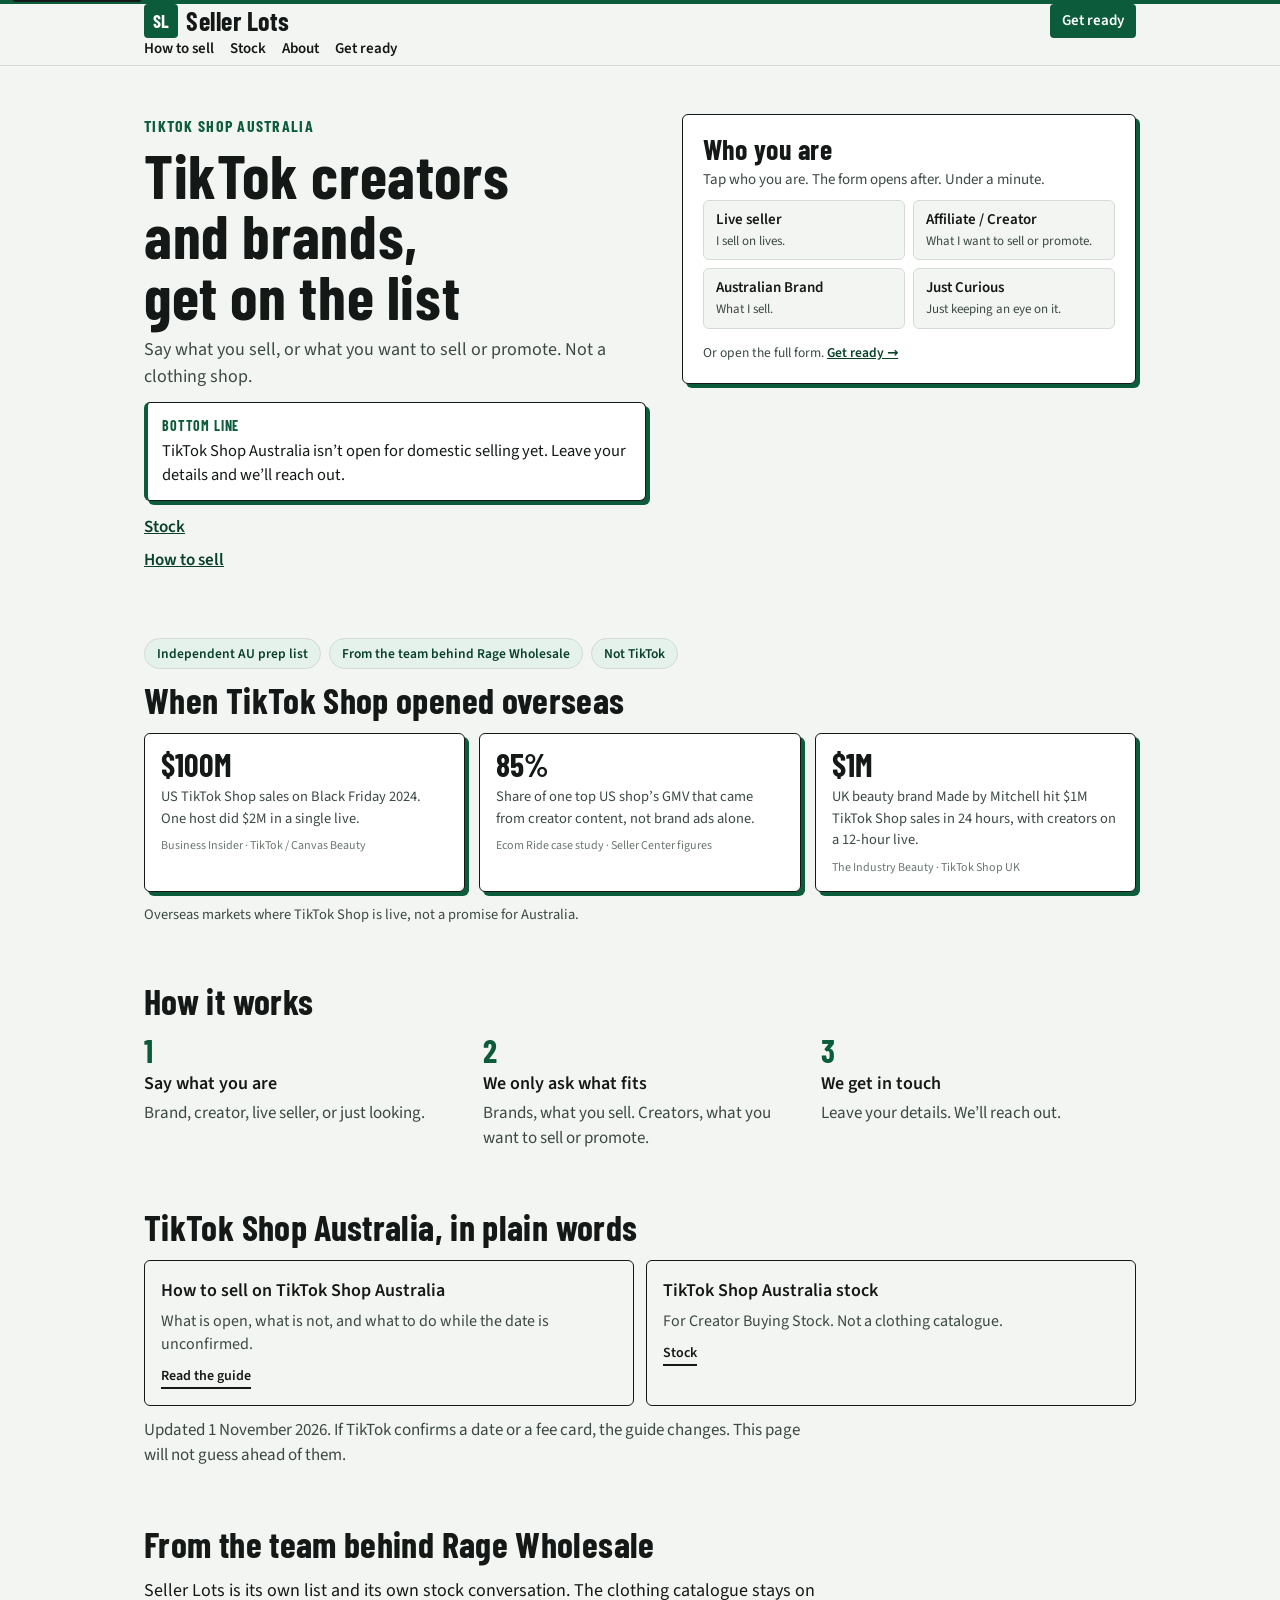
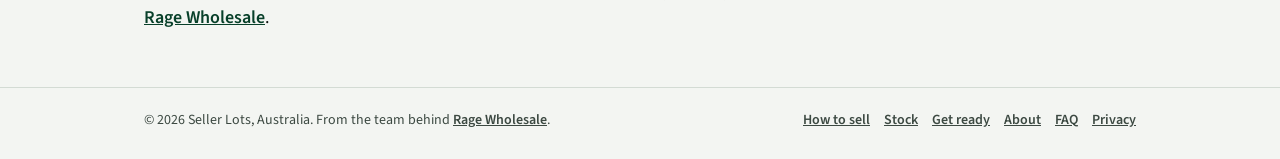
<file: index.html>
<!doctype html>
<html lang="en-AU">
<head>
<meta charset="UTF-8">
<meta name="viewport" content="width=device-width, initial-scale=1.0">
<title>TikTok Shop Australia | Seller Lots</title>
<link rel="preload" href="/fonts/source-sans-3-latin-400.woff2" as="font" type="font/woff2" crossorigin>
<link rel="preload" href="/fonts/barlow-condensed-latin-700.woff2" as="font" type="font/woff2" crossorigin>
<meta name="description" content="Creators and brands on TikTok Shop. Say what you sell, or what you want to sell or promote. Not a clothing shop.">
<meta name="theme-color" content="#f3f5f2">
<meta name="author" content="Seller Lots">
<meta property="og:type" content="website">
<meta property="og:site_name" content="Seller Lots">
<meta property="og:title" content="TikTok Shop Australia | Seller Lots">
<meta property="og:description" content="Creators and brands. Say what you sell, or what you want to sell or promote. We’ll email when there’s something worth your time.">
<meta property="og:locale" content="en_AU">
<meta property="og:url" content="https://sellerlots.com.au/">
<meta name="twitter:card" content="summary">
<link rel="canonical" href="https://sellerlots.com.au/">
<link rel="alternate" hreflang="en-AU" href="https://sellerlots.com.au/">
<meta name="robots" content="index,follow,max-image-preview:large">
<link rel="icon" href="/favicon.svg" type="image/svg+xml">
<link rel="stylesheet" href="/css/site.css?v=adapt1nov">
<!-- Canonical host: https://sellerlots.com.au/ -->
<script type="application/ld+json">
{
 "@context": "https://schema.org",
 "@graph": [
 {
 "@type": "Organization",
 "@id": "https://sellerlots.com.au/#organization",
 "name": "Seller Lots",
 "url": "https://sellerlots.com.au/",
 "description": "Creators and brands on TikTok Shop. Not a clothing shop. Not TikTok. From the team behind Rage Wholesale.",
 "areaServed": { "@type": "Country", "name": "Australia" },
 "founder": { "@type": "Person", "name": "Elijah Masoet" },
 "email": "hello@sellerlots.com.au"
 },
 {
 "@type": "WebSite",
 "@id": "https://sellerlots.com.au/#website",
 "url": "https://sellerlots.com.au/",
 "name": "Seller Lots",
 "inLanguage": "en-AU",
 "publisher": { "@id": "https://sellerlots.com.au/#organization" }
 }
 ]
}
</script>
<!-- Google tag (gtag.js) -->
<script async src="https://www.googletagmanager.com/gtag/js?id=AW-18407151246"></script>
<script>
  window.dataLayer = window.dataLayer || [];
  function gtag(){dataLayer.push(arguments);}
  gtag('js', new Date());

  gtag('config', 'AW-18407151246');
  gtag('config', 'G-MMSQ6VPR74');
</script>
</head>
<body>
<a class="skip" href="#main">Skip to content</a>
<header>
 <div class="wrap bar">
 <a class="brand" href="/"><span class="mark" aria-hidden="true">SL</span><b>Seller Lots</b></a>
 <a class="btn btn-sm" href="/waitlist/"><span class="wide">Get ready</span><span class="short">Ready</span></a>
 </div>
 <nav class="wrap nav" aria-label="Primary">
 <a href="/how-to-sell-on-tiktok-shop-australia/">How to sell</a>
 <a href="/tiktok-shop-australia-stock/">Stock</a>
 <a href="/about/">About</a>
 <a href="/waitlist/">Get ready</a>
 </nav>
</header>
<main id="main">
 <section class="hero">
 <div class="wrap hero-grid">
 <div>
 <p class="eyebrow">TikTok Shop Australia</p>
 <h1>TikTok creators and brands, get on the list</h1>
 <p class="sub">Say what you sell, or what you want to sell or promote. Not a clothing shop.</p>
 <aside class="bottom-line">
 <p class="bottom-line-kicker">Bottom line</p>
 <p>TikTok Shop Australia isn’t open for domestic selling yet. Leave your details and we’ll reach out.</p>
 </aside>
 <p class="more seclinks">
 <a href="/tiktok-shop-australia-stock/">Stock</a>
 <a href="/how-to-sell-on-tiktok-shop-australia/">How to sell</a>
 </p>
 </div>
  <div class="formcard" id="waitlist">
 <h2 class="cardtitle">Who you are</h2>
 <p class="cardsub">Tap who you are. The form opens after. Under a minute.</p>
 <div class="chips" role="group" aria-label="I am mainly a…">
 <a class="chip" href="/waitlist/?role=stock"><strong>Live seller</strong><span>I sell on lives.</span></a>
 <a class="chip" href="/waitlist/?role=creator"><strong>Affiliate / Creator</strong><span>What I want to sell or promote.</span></a>
 <a class="chip" href="/waitlist/?role=brand"><strong>Australian Brand</strong><span>What I sell.</span></a>
 <a class="chip" href="/waitlist/?role=curious"><strong>Just Curious</strong><span>Just keeping an eye on it.</span></a>
 </div>
 <p class="fine" style="margin-top:14px">Or open the full form. <a data-first-cta href="/waitlist/">Get ready →</a></p>
 </div>
 </div>
 </div>
 </section>

 <section class="trustbar" aria-label="About Seller Lots">
 <div class="wrap">
 <ul class="trustchips">
 <li>Independent AU prep list</li>
 <li>From the team behind Rage Wholesale</li>
 <li>Not TikTok</li>
 </ul>
 </div>
 </section>

 <section aria-labelledby="overseas">
 <div class="wrap">
 <h2 class="sec" id="overseas">When TikTok Shop opened overseas</h2>
 <div class="stats">
 <div class="stat">
 <div class="n">$100M</div>
 <p>US TikTok Shop sales on Black Friday 2024. One host did $2M in a single live.</p>
 <span class="src">Business Insider · TikTok / Canvas Beauty</span>
 </div>
 <div class="stat">
 <div class="n">85%</div>
 <p>Share of one top US shop’s GMV that came from creator content, not brand ads alone.</p>
 <span class="src">Ecom Ride case study · Seller Center figures</span>
 </div>
 <div class="stat">
 <div class="n">$1M</div>
 <p>UK beauty brand Made by Mitchell hit $1M TikTok Shop sales in 24 hours, with creators on a 12-hour live.</p>
 <span class="src">The Industry Beauty · TikTok Shop UK</span>
 </div>
 </div>
 <p class="proof-note">Overseas markets where TikTok Shop is live, not a promise for Australia.</p>
 </div>
 </section>

 <section>
 <div class="wrap">
 <h2 class="sec">How it works</h2>
 <div class="steps">
 <div><div class="n">1</div><h3>Say what you are</h3><p>Brand, creator, live seller, or just looking.</p></div>
 <div><div class="n">2</div><h3>We only ask what fits</h3><p>Brands, what you sell. Creators, what you want to sell or promote.</p></div>
 <div><div class="n">3</div><h3>We get in touch</h3><p>Leave your details. We’ll reach out.</p></div>
 </div>
 </div>
 </section>

 <section>
 <div class="wrap">
 <h2 class="sec">TikTok Shop Australia, in plain words</h2>
 <div class="tiles two">
 <a class="tile" href="/how-to-sell-on-tiktok-shop-australia/"><b>How to sell on TikTok Shop Australia</b><span>What is open, what is not, and what to do while the date is unconfirmed.</span><em>Read the guide</em></a>
 <a class="tile" href="/tiktok-shop-australia-stock/"><b>TikTok Shop Australia stock</b><span>For Creator Buying Stock. Not a clothing catalogue.</span><em>Stock</em></a>
 </div>
 <p class="note">Updated 1 November 2026. If TikTok confirms a date or a fee card, the guide changes. This page will not guess ahead of them.</p>
 </div>
 </section>

 <section>
 <div class="wrap">
 <h2 class="sec">From the team behind Rage Wholesale</h2>
 <p class="backed">Seller Lots is its own list and its own stock conversation. The clothing catalogue stays on <a href="https://ragewholesale.com.au/">Rage Wholesale</a>.</p>
 </div>
 </section>
</main>
<footer>
 <div class="wrap foot">
 <p>© 2026 Seller Lots, Australia. From the team behind <a href="https://ragewholesale.com.au/">Rage Wholesale</a>.</p>
 <nav aria-label="Footer">
 <a href="/how-to-sell-on-tiktok-shop-australia/">How to sell</a>
 <a href="/tiktok-shop-australia-stock/">Stock</a>
 <a href="/waitlist/">Get ready</a>
 <a href="/about/">About</a>
 <a href="/tiktok-shop-australia-faq/">FAQ</a>
 <a href="/privacy/">Privacy</a>
 </nav>
 </div>
</footer>
<div class="sticky" id="sticky" aria-hidden="true"><a class="btn" href="/waitlist/" tabindex="-1">Get ready</a></div>
<script src="/js/form.js?v=clarity1nov"></script>
</body>
</html>
</file>
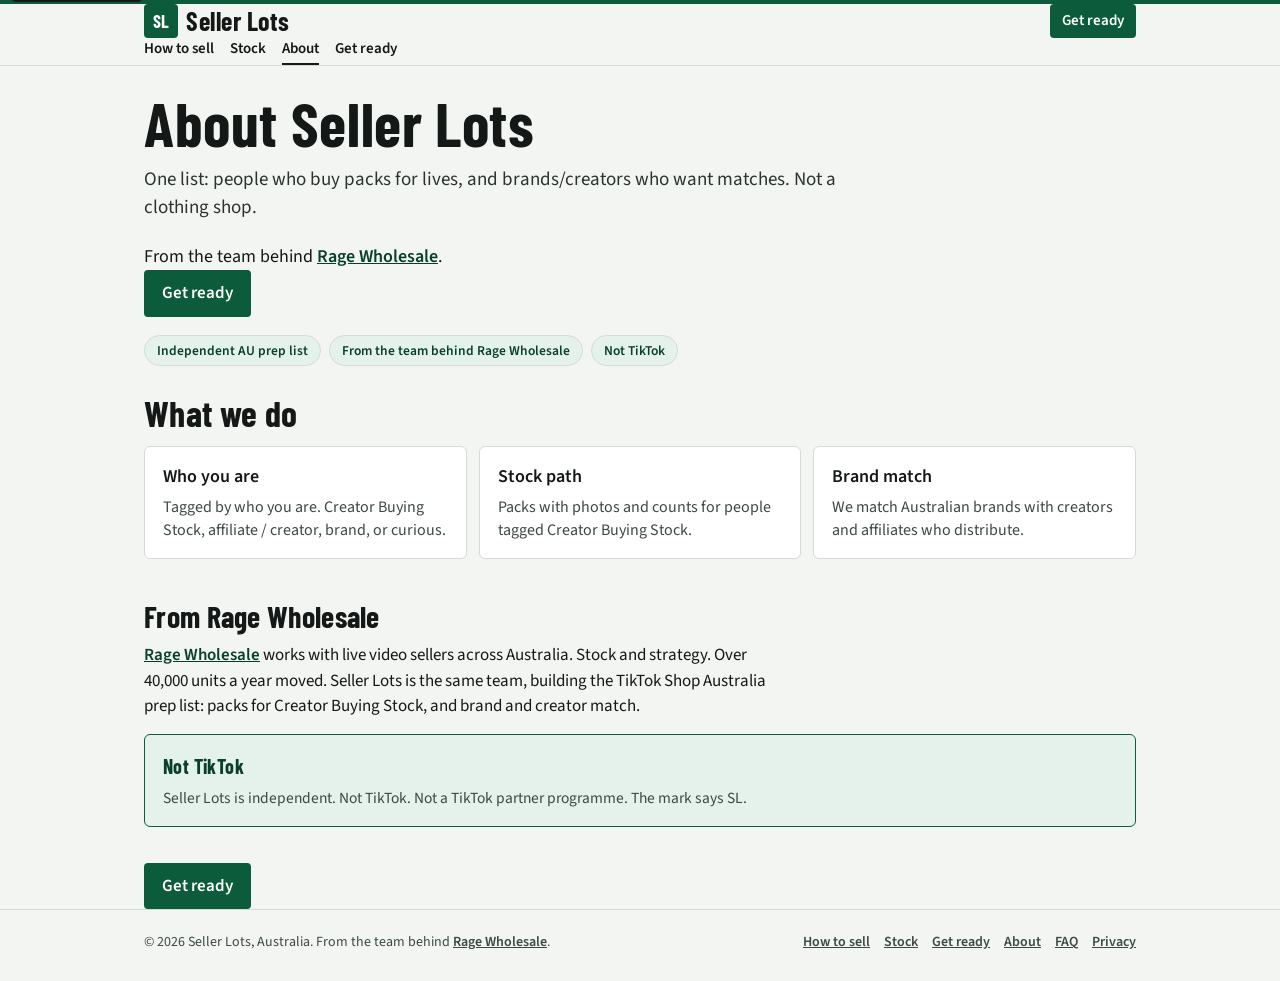
<file: about/index.html>
<!doctype html>
<html lang="en-AU">
<head>
<meta charset="UTF-8">
<meta name="viewport" content="width=device-width, initial-scale=1.0">
<title>About Seller Lots | TikTok Shop Australia</title>
<link rel="preload" href="/fonts/source-sans-3-latin-400.woff2" as="font" type="font/woff2" crossorigin>
<link rel="preload" href="/fonts/barlow-condensed-latin-700.woff2" as="font" type="font/woff2" crossorigin>
<meta name="description" content="One list: people who buy packs for lives, and brands/creators who want matches. Not a clothing shop. From the team behind Rage Wholesale.">
<meta name="theme-color" content="#f3f5f2">
<meta name="author" content="Seller Lots">
<meta property="og:type" content="website">
<meta property="og:site_name" content="Seller Lots">
<meta property="og:title" content="About Seller Lots | TikTok Shop Australia">
<meta property="og:description" content="One list: people who buy packs for lives, and brands/creators who want matches. Not a clothing shop. From the team behind Rage Wholesale.">
<meta property="og:locale" content="en_AU">
<meta property="og:url" content="https://sellerlots.com.au/about/">
<meta name="twitter:card" content="summary">
<link rel="canonical" href="https://sellerlots.com.au/about/">
<link rel="alternate" hreflang="en-AU" href="https://sellerlots.com.au/about/">
<meta name="robots" content="index,follow">
<link rel="icon" href="/favicon.svg" type="image/svg+xml">
<link rel="stylesheet" href="/css/site.css?v=adapt1nov">
<!-- Google tag (gtag.js) -->
<script async src="https://www.googletagmanager.com/gtag/js?id=AW-18407151246"></script>
<script>
  window.dataLayer = window.dataLayer || [];
  function gtag(){dataLayer.push(arguments);}
  gtag('js', new Date());

  gtag('config', 'AW-18407151246');
  gtag('config', 'G-MMSQ6VPR74');
</script>
</head>
<body>
<a class="skip" href="#main">Skip to content</a>
<header>
  <div class="wrap bar">
    <a class="brand" href="/"><span class="mark" aria-hidden="true">SL</span><b>Seller Lots</b></a>
    <a class="btn btn-sm" href="/waitlist/"><span class="wide">Get ready</span><span class="short">Ready</span></a>
  </div>
  <nav class="wrap nav" aria-label="Primary">
    <a href="/how-to-sell-on-tiktok-shop-australia/">How to sell</a>
    <a href="/tiktok-shop-australia-stock/">Stock</a>
    <a href="/about/" aria-current="page">About</a>
    <a href="/waitlist/">Get ready</a>
  </nav>
</header>
<main class="wrap about-page" id="main">

  <section class="hero">
    <h1>About Seller Lots</h1>
    <p class="lede">One list: people who buy packs for lives, and brands/creators who want matches. Not a clothing shop.</p>
    <p class="backed">From the team behind <a href="https://ragewholesale.com.au/">Rage Wholesale</a>.</p>
    <div class="cta"><a class="btn" data-first-cta href="/waitlist/">Get ready</a></div>
    <ul class="trustchips" aria-label="About Seller Lots">
      <li>Independent AU prep list</li>
      <li>From the team behind Rage Wholesale</li>
      <li>Not TikTok</li>
    </ul>
  </section>

  <h2 class="sec">What we do</h2>
  <div class="tiles">
    <div class="tile"><b>Who you are</b><span>Tagged by who you are. Creator Buying Stock, affiliate / creator, brand, or curious.</span></div>
    <div class="tile"><b>Stock path</b><span>Packs with photos and counts for people tagged Creator Buying Stock.</span></div>
    <div class="tile"><b>Brand match</b><span>We match Australian brands with creators and affiliates who distribute.</span></div>
  </div>

  <div class="prose">
    <h2 class="sec">From Rage Wholesale</h2>
    <p><a href="https://ragewholesale.com.au">Rage Wholesale</a> works with live video sellers across Australia. Stock and strategy. Over 40,000 units a year moved. Seller Lots is the same team, building the TikTok Shop Australia prep list: packs for Creator Buying Stock, and brand and creator match.</p>

  </div>

  <aside class="honesty">
    <h3>Not TikTok</h3>
    <p>Seller Lots is independent. Not TikTok. Not a TikTok partner programme. The mark says SL.</p>
  </aside>

  <div class="cta"><a class="btn" href="/waitlist/">Get ready</a></div>

</main>
<footer>
  <div class="wrap foot">
    <p>© 2026 Seller Lots, Australia. From the team behind <a href="https://ragewholesale.com.au/">Rage Wholesale</a>.</p>
    <nav aria-label="Footer">
      <a href="/how-to-sell-on-tiktok-shop-australia/">How to sell</a>
      <a href="/tiktok-shop-australia-stock/">Stock</a>
      <a href="/waitlist/">Get ready</a>
      <a href="/about/">About</a>
      <a href="/tiktok-shop-australia-faq/">FAQ</a>
      <a href="/privacy/">Privacy</a>
    </nav>
  </div>
</footer>
<div class="sticky" id="sticky" aria-hidden="true"><a class="btn" href="/waitlist/" tabindex="-1">Get ready</a></div>
<script src="/js/form.js?v=clarity1nov"></script>
</body>
</html>
</file>
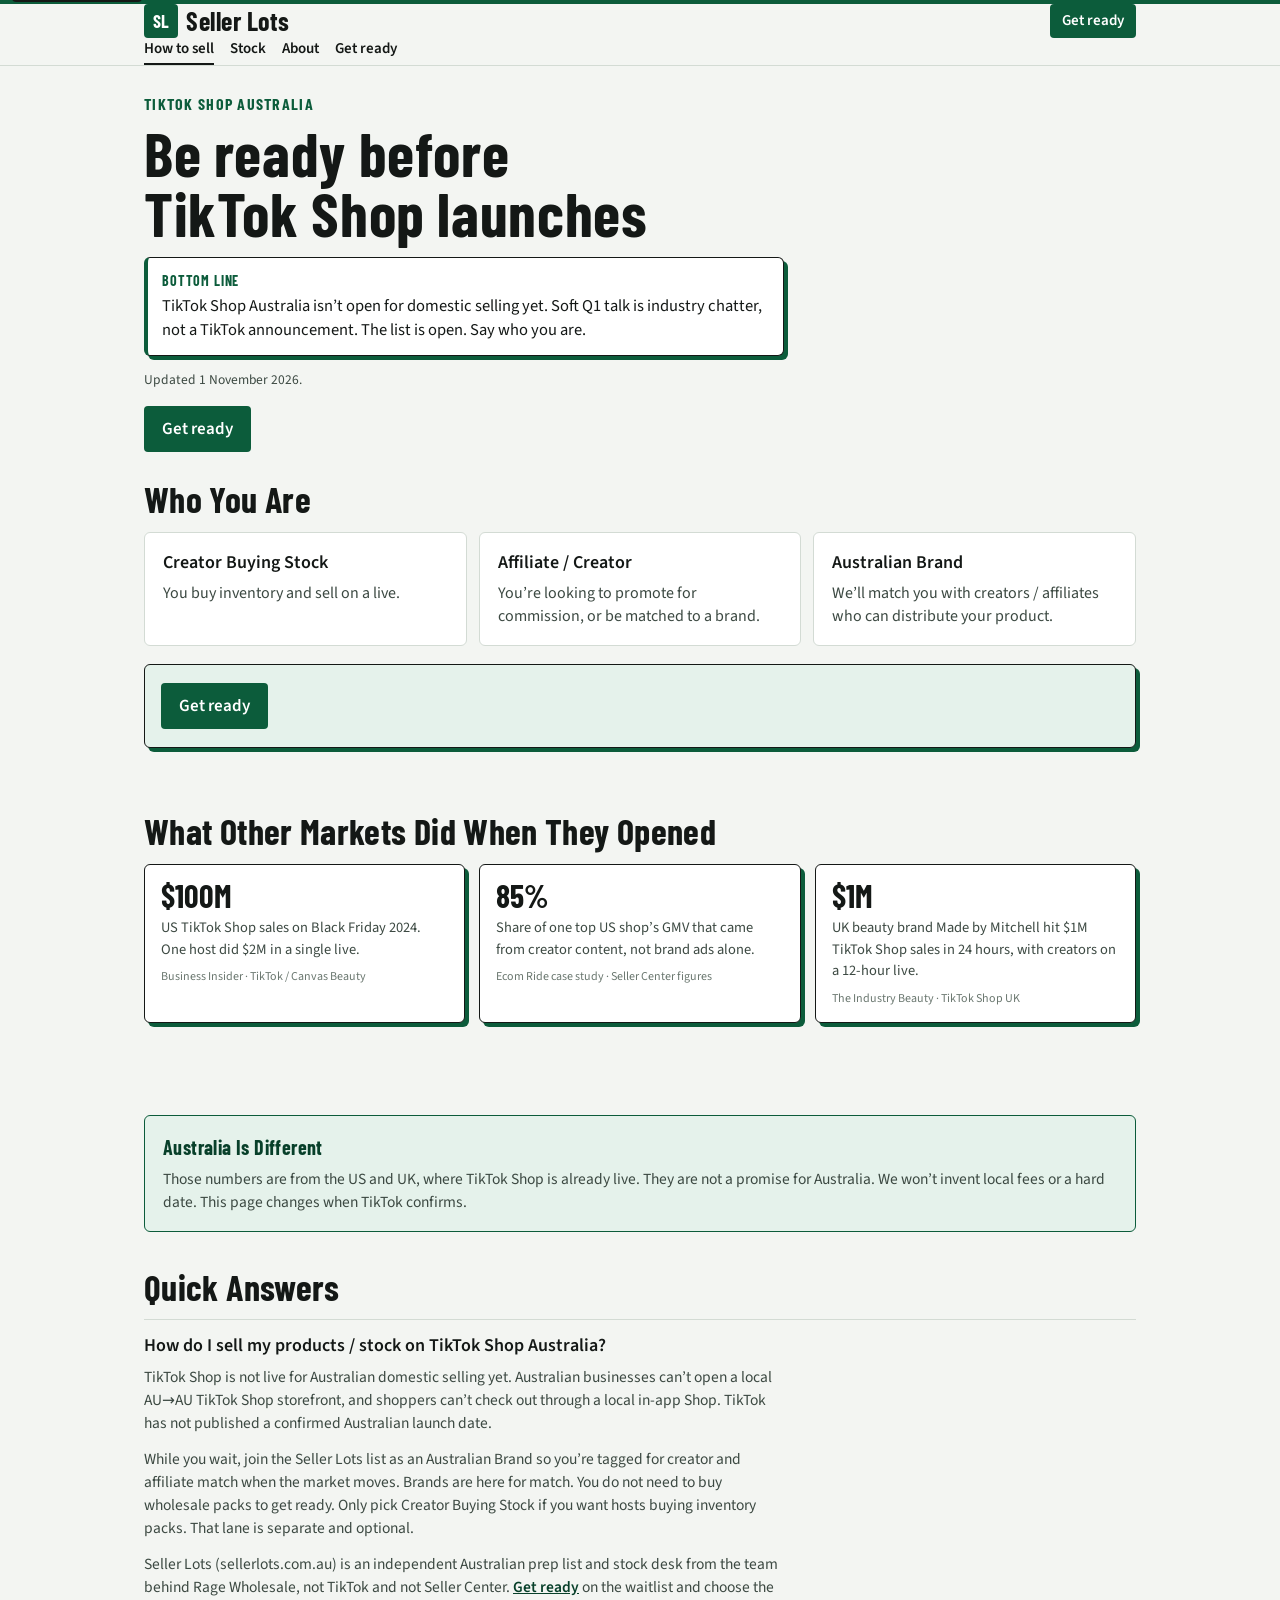
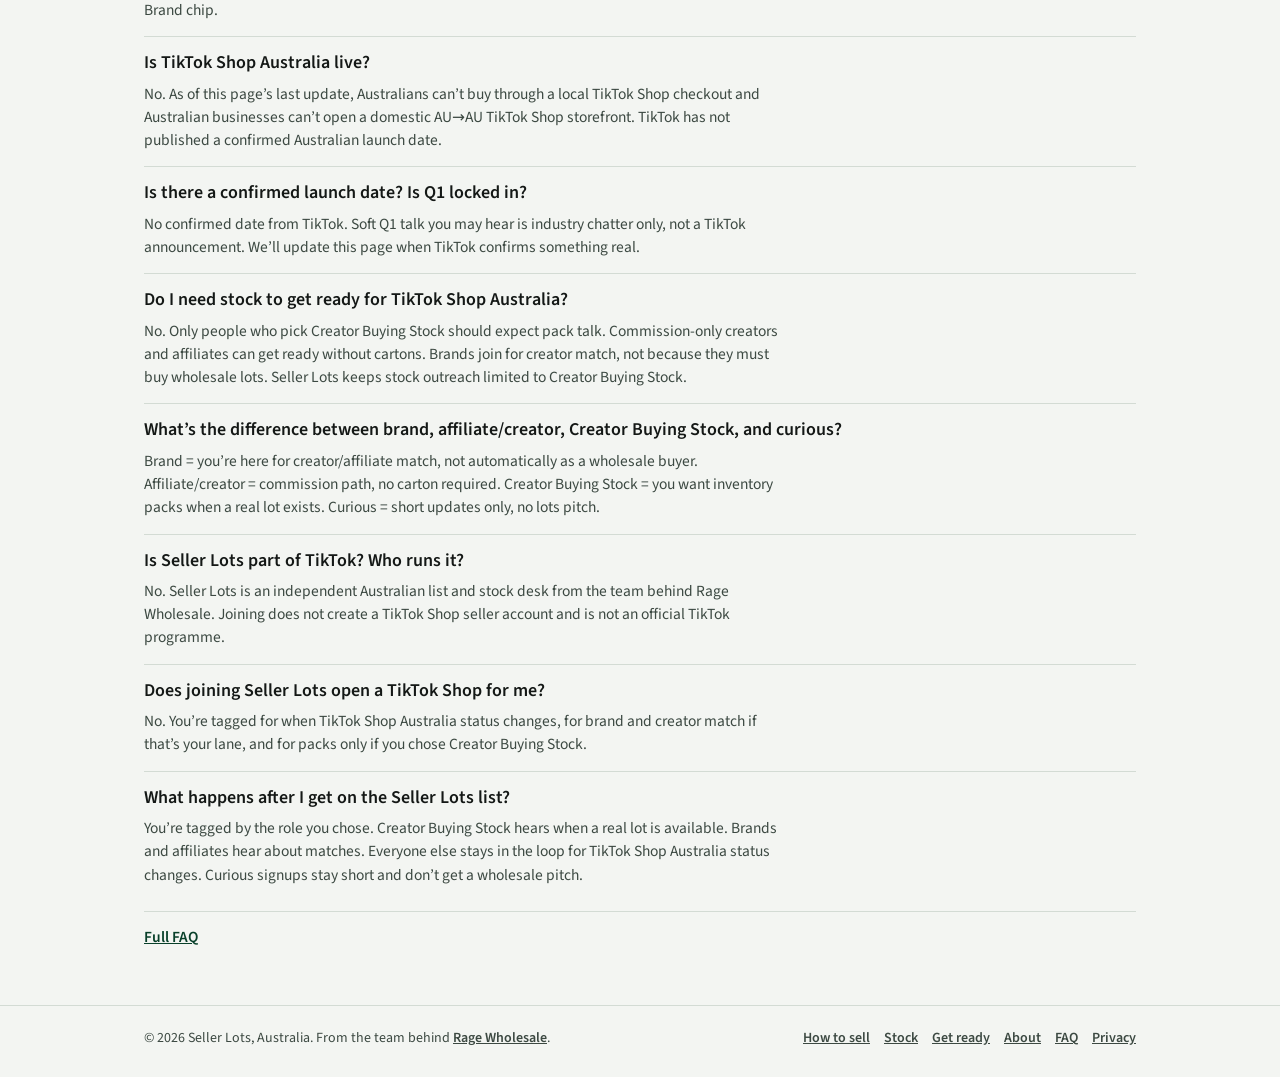
<file: how-to-sell-on-tiktok-shop-australia/index.html>
<!doctype html>
<html lang="en-AU">
<head>
<meta charset="UTF-8">
<meta name="viewport" content="width=device-width, initial-scale=1.0">
<title>How to sell on TikTok Shop Australia | Seller Lots</title>
<link rel="preload" href="/fonts/source-sans-3-latin-400.woff2" as="font" type="font/woff2" crossorigin>
<link rel="preload" href="/fonts/barlow-condensed-latin-700.woff2" as="font" type="font/woff2" crossorigin>
<meta name="description" content="Be ready for TikTok Shop Australia. Not a clothing shop. Get ready with Seller Lots.">
<meta name="theme-color" content="#f3f5f2">
<meta name="author" content="Seller Lots">
<meta property="og:type" content="website">
<meta property="og:site_name" content="Seller Lots">
<meta property="og:title" content="How to sell on TikTok Shop Australia | Seller Lots">
<meta property="og:description" content="Be ready for TikTok Shop Australia. Not a clothing shop. Get ready with Seller Lots.">
<meta property="og:locale" content="en_AU">
<meta property="og:url" content="https://sellerlots.com.au/how-to-sell-on-tiktok-shop-australia/">
<meta name="twitter:card" content="summary">
<link rel="canonical" href="https://sellerlots.com.au/how-to-sell-on-tiktok-shop-australia/">
<link rel="alternate" hreflang="en-AU" href="https://sellerlots.com.au/how-to-sell-on-tiktok-shop-australia/">
<meta name="robots" content="index,follow,max-image-preview:large">
<link rel="icon" href="/favicon.svg" type="image/svg+xml">
<link rel="stylesheet" href="/css/site.css?v=adapt1nov">
<!-- Google tag (gtag.js) -->
<script async src="https://www.googletagmanager.com/gtag/js?id=AW-18407151246"></script>
<script>
  window.dataLayer = window.dataLayer || [];
  function gtag(){dataLayer.push(arguments);}
  gtag('js', new Date());

  gtag('config', 'AW-18407151246');
  gtag('config', 'G-MMSQ6VPR74');
</script>
<script type="application/ld+json">
{
  "@context": "https://schema.org",
  "@type": "FAQPage",
  "mainEntity": [
    {
      "@type": "Question",
      "name": "How do I sell my products / stock on TikTok Shop Australia?",
      "alternateName": [
        "how to sell on TikTok Shop Australia",
        "TikTok Shop Australia for brands",
        "get creators for TikTok Shop Australia"
      ],
      "acceptedAnswer": {
        "@type": "Answer",
        "text": "TikTok Shop is not live for Australian domestic selling yet. Australian businesses can’t open a local AU→AU TikTok Shop storefront, and shoppers can’t check out through a local in-app Shop. TikTok has not published a confirmed Australian launch date. While you wait, join the Seller Lots list as an Australian Brand so you’re tagged for creator and affiliate match when the market moves. Brands are here for match. You do not need to buy wholesale packs to get ready. Only pick Creator Buying Stock if you want hosts buying inventory packs. That lane is separate and optional. Seller Lots (sellerlots.com.au) is an independent Australian prep list and stock desk from the team behind Rage Wholesale, not TikTok and not Seller Center. Get ready on the waitlist and choose the Brand chip: https://sellerlots.com.au/waitlist/?role=brand"
      }
    },
    {
      "@type": "Question",
      "name": "Is TikTok Shop Australia live?",
      "acceptedAnswer": {
        "@type": "Answer",
        "text": "No. As of this page’s last update, Australians can’t buy through a local TikTok Shop checkout and Australian businesses can’t open a domestic AU→AU TikTok Shop storefront. TikTok has not published a confirmed Australian launch date."
      }
    },
    {
      "@type": "Question",
      "name": "Is there a confirmed launch date? Is Q1 locked in?",
      "acceptedAnswer": {
        "@type": "Answer",
        "text": "No confirmed date from TikTok. Soft Q1 talk you may hear is industry chatter only, not a TikTok announcement. We’ll update this page when TikTok confirms something real."
      }
    },
    {
      "@type": "Question",
      "name": "Do I need stock to get ready for TikTok Shop Australia?",
      "acceptedAnswer": {
        "@type": "Answer",
        "text": "No. Only people who pick Creator Buying Stock should expect pack talk. Commission-only creators and affiliates can get ready without cartons. Brands join for creator match, not because they must buy wholesale lots. Seller Lots keeps stock outreach limited to Creator Buying Stock."
      }
    },
    {
      "@type": "Question",
      "name": "What’s the difference between brand, affiliate/creator, Creator Buying Stock, and curious?",
      "acceptedAnswer": {
        "@type": "Answer",
        "text": "Brand = you’re here for creator/affiliate match, not automatically as a wholesale buyer. Affiliate/creator = commission path, no carton required. Creator Buying Stock = you want inventory packs when a real lot exists. Curious = short updates only, no lots pitch."
      }
    },
    {
      "@type": "Question",
      "name": "Is Seller Lots part of TikTok? Who runs it?",
      "acceptedAnswer": {
        "@type": "Answer",
        "text": "No. Seller Lots is an independent Australian list and stock desk from the team behind Rage Wholesale. Joining does not create a TikTok Shop seller account and is not an official TikTok programme."
      }
    },
    {
      "@type": "Question",
      "name": "Does joining Seller Lots open a TikTok Shop for me?",
      "acceptedAnswer": {
        "@type": "Answer",
        "text": "No. You’re tagged for when TikTok Shop Australia status changes, for brand and creator match if that’s your lane, and for packs only if you chose Creator Buying Stock."
      }
    },
    {
      "@type": "Question",
      "name": "What happens after I get on the Seller Lots list?",
      "acceptedAnswer": {
        "@type": "Answer",
        "text": "You’re tagged by the role you chose. Creator Buying Stock hears when a real lot is available. Brands and affiliates hear about matches. Everyone else stays in the loop for TikTok Shop Australia status changes. Curious signups stay short and don’t get a wholesale pitch."
      }
    }
  ]
}
</script>
</head>
<body>
<a class="skip" href="#main">Skip to content</a>
<header>
  <div class="wrap bar">
    <a class="brand" href="/"><span class="mark" aria-hidden="true">SL</span><b>Seller Lots</b></a>
    <a class="btn btn-sm" href="/waitlist/"><span class="wide">Get ready</span><span class="short">Ready</span></a>
  </div>
  <nav class="wrap nav" aria-label="Primary">
    <a href="/how-to-sell-on-tiktok-shop-australia/" aria-current="page">How to sell</a>
    <a href="/tiktok-shop-australia-stock/">Stock</a>
    <a href="/about/">About</a>
    <a href="/waitlist/">Get ready</a>
  </nav>
</header>
<main class="wrap howto-page" id="main">

  <section class="hero">
    <p class="eyebrow">TikTok Shop Australia</p>
    <h1>Be ready before TikTok Shop launches</h1>
    <aside class="bottom-line">
      <p class="bottom-line-kicker">Bottom line</p>
      <p>TikTok Shop Australia isn’t open for domestic selling yet. Soft Q1 talk is industry chatter, not a TikTok announcement. The list is open. Say who you are.</p>
    </aside>
    <p class="updated">Updated 1 November 2026.</p>
    <div class="cta1"><a class="btn" data-first-cta href="/waitlist/">Get ready</a></div>
  </section>

  <section aria-labelledby="who">
    <h2 class="sec" id="who">Who You Are</h2>
    <div class="tiles">
      <a class="tile" href="/waitlist/?role=stock">
        <b>Creator Buying Stock</b>
        <span>You buy inventory and sell on a live.</span>
      </a>
      <a class="tile" href="/waitlist/?role=creator">
        <b>Affiliate / Creator</b>
        <span>You’re looking to promote for commission, or be matched to a brand.</span>
      </a>
      <a class="tile" href="/waitlist/?role=brand">
        <b>Australian Brand</b>
        <span>We’ll match you with creators / affiliates who can distribute your product.</span>
      </a>
    </div>
    <div class="cta-band mid">
      <a class="btn" href="/waitlist/">Get ready</a>
    </div>
  </section>

  <section class="upside" aria-labelledby="upside">
    <h2 class="sec" id="upside">What Other Markets Did When They Opened</h2>
    <div class="stats">
      <div class="stat">
        <div class="n">$100M</div>
        <p>US TikTok Shop sales on Black Friday 2024. One host did $2M in a single live.</p>
        <span class="src">Business Insider · TikTok / Canvas Beauty</span>
      </div>
      <div class="stat">
        <div class="n">85%</div>
        <p>Share of one top US shop’s GMV that came from creator content, not brand ads alone.</p>
        <span class="src">Ecom Ride case study · Seller Center figures</span>
      </div>
      <div class="stat">
        <div class="n">$1M</div>
        <p>UK beauty brand Made by Mitchell hit $1M TikTok Shop sales in 24 hours, with creators on a 12-hour live.</p>
        <span class="src">The Industry Beauty · TikTok Shop UK</span>
      </div>
    </div>
  </section>

  <aside class="honesty">
    <h3>Australia Is Different</h3>
    <p>Those numbers are from the US and UK, where TikTok Shop is already live. They are not a promise for Australia. We won’t invent local fees or a hard date. This page changes when TikTok confirms.</p>
  </aside>

  <section class="faq" aria-labelledby="faq">
    <h2 class="sec" id="faq">Quick Answers</h2>
    <div class="faq-list">
      <article class="faq-item">
        <h3>How do I sell my products / stock on TikTok Shop Australia?</h3>
        <p>TikTok Shop is not live for Australian domestic selling yet. Australian businesses can’t open a local AU→AU TikTok Shop storefront, and shoppers can’t check out through a local in-app Shop. TikTok has not published a confirmed Australian launch date.</p>
        <p>While you wait, join the Seller Lots list as an Australian Brand so you’re tagged for creator and affiliate match when the market moves. Brands are here for match. You do not need to buy wholesale packs to get ready. Only pick Creator Buying Stock if you want hosts buying inventory packs. That lane is separate and optional.</p>
        <p>Seller Lots (sellerlots.com.au) is an independent Australian prep list and stock desk from the team behind Rage Wholesale, not TikTok and not Seller Center. <a href="/waitlist/?role=brand">Get ready</a> on the waitlist and choose the Brand chip.</p>
      </article>
      <article class="faq-item">
        <h3>Is TikTok Shop Australia live?</h3>
        <p>No. As of this page’s last update, Australians can’t buy through a local TikTok Shop checkout and Australian businesses can’t open a domestic AU→AU TikTok Shop storefront. TikTok has not published a confirmed Australian launch date.</p>
      </article>
      <article class="faq-item">
        <h3>Is there a confirmed launch date? Is Q1 locked in?</h3>
        <p>No confirmed date from TikTok. Soft Q1 talk you may hear is industry chatter only, not a TikTok announcement. We’ll update this page when TikTok confirms something real.</p>
      </article>
      <article class="faq-item">
        <h3>Do I need stock to get ready for TikTok Shop Australia?</h3>
        <p>No. Only people who pick Creator Buying Stock should expect pack talk. Commission-only creators and affiliates can get ready without cartons. Brands join for creator match, not because they must buy wholesale lots. Seller Lots keeps stock outreach limited to Creator Buying Stock.</p>
      </article>
      <article class="faq-item">
        <h3>What’s the difference between brand, affiliate/creator, Creator Buying Stock, and curious?</h3>
        <p>Brand = you’re here for creator/affiliate match, not automatically as a wholesale buyer. Affiliate/creator = commission path, no carton required. Creator Buying Stock = you want inventory packs when a real lot exists. Curious = short updates only, no lots pitch.</p>
      </article>
      <article class="faq-item">
        <h3>Is Seller Lots part of TikTok? Who runs it?</h3>
        <p>No. Seller Lots is an independent Australian list and stock desk from the team behind Rage Wholesale. Joining does not create a TikTok Shop seller account and is not an official TikTok programme.</p>
      </article>
      <article class="faq-item">
        <h3>Does joining Seller Lots open a TikTok Shop for me?</h3>
        <p>No. You’re tagged for when TikTok Shop Australia status changes, for brand and creator match if that’s your lane, and for packs only if you chose Creator Buying Stock.</p>
      </article>
      <article class="faq-item">
        <h3>What happens after I get on the Seller Lots list?</h3>
        <p>You’re tagged by the role you chose. Creator Buying Stock hears when a real lot is available. Brands and affiliates hear about matches. Everyone else stays in the loop for TikTok Shop Australia status changes. Curious signups stay short and don’t get a wholesale pitch.</p>
      </article>
    </div>
    <p class="faq-more"><a href="/tiktok-shop-australia-faq/">Full FAQ</a></p>
  </section>

</main>
<footer>
  <div class="wrap foot">
    <p>© 2026 Seller Lots, Australia. From the team behind <a href="https://ragewholesale.com.au/">Rage Wholesale</a>.</p>
    <nav aria-label="Footer">
      <a href="/how-to-sell-on-tiktok-shop-australia/">How to sell</a>
      <a href="/tiktok-shop-australia-stock/">Stock</a>
      <a href="/waitlist/">Get ready</a>
      <a href="/about/">About</a>
      <a href="/tiktok-shop-australia-faq/">FAQ</a>
      <a href="/privacy/">Privacy</a>
    </nav>
  </div>
</footer>
<div class="sticky" id="sticky" aria-hidden="true"><a class="btn" href="/waitlist/" tabindex="-1">Get ready</a></div>
<script src="/js/form.js?v=clarity1nov"></script>
</body>
</html>
</file>
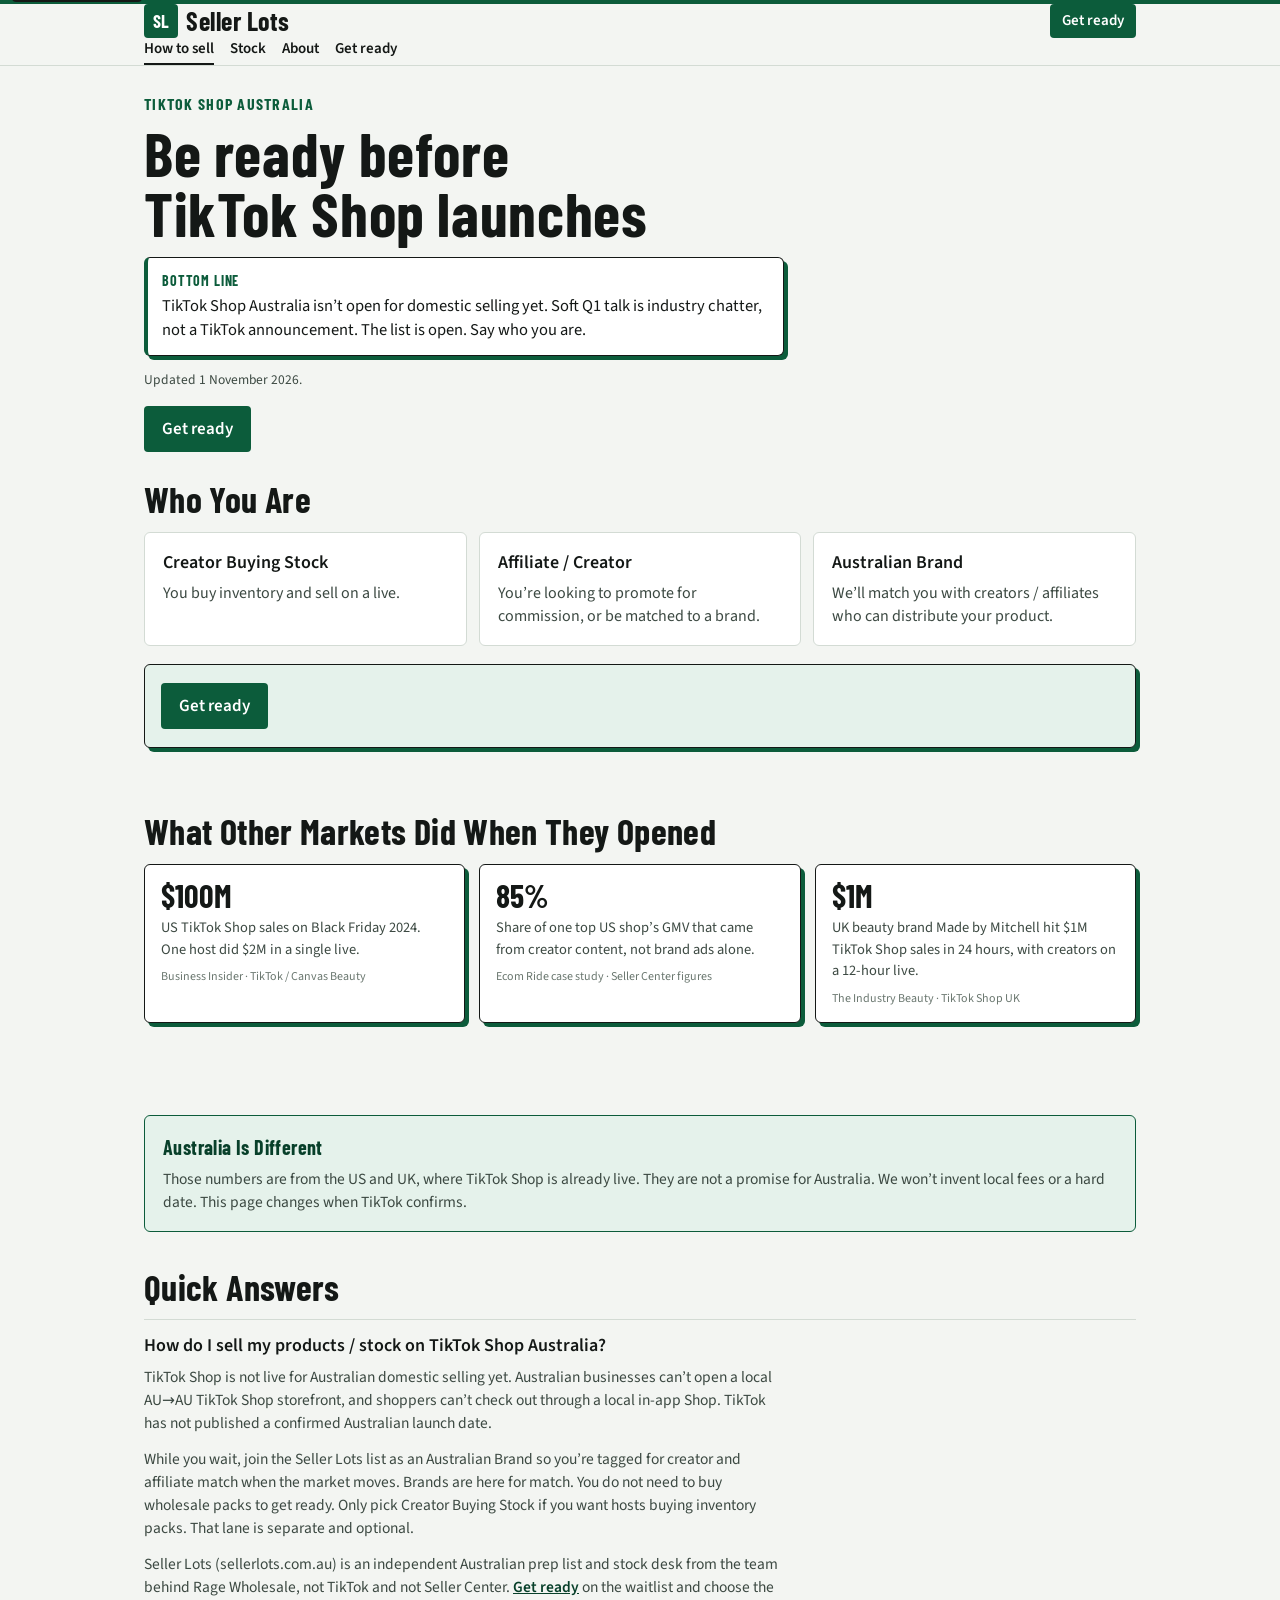
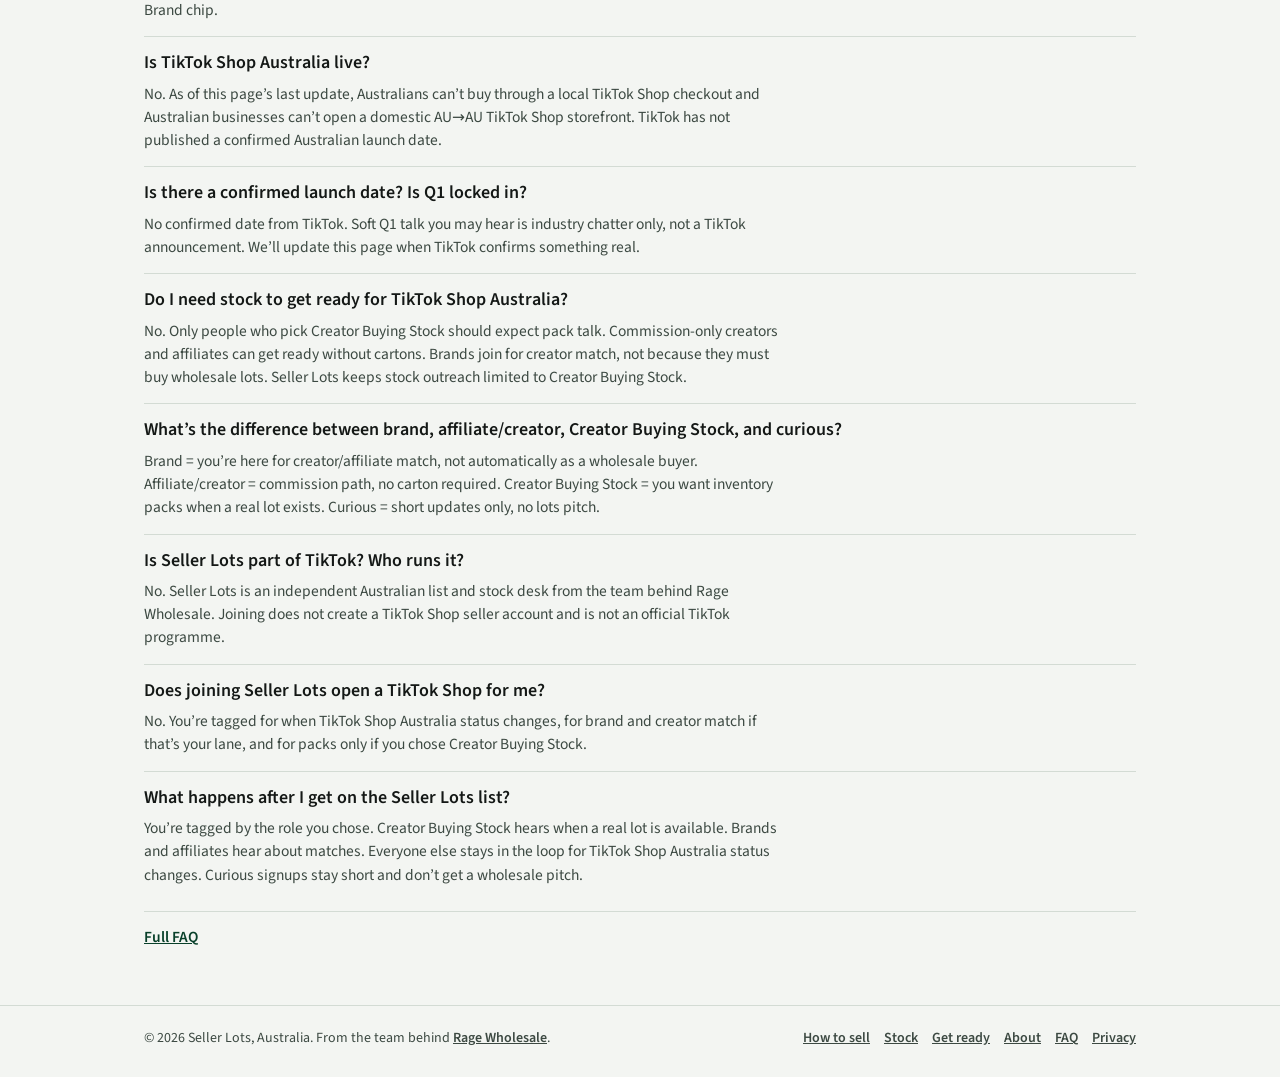
<file: how-to/index.html>
<!doctype html>
<html lang="en-AU">
<head>
<meta charset="UTF-8">
<meta name="viewport" content="width=device-width, initial-scale=1.0">
<title>How to sell on TikTok Shop Australia | Seller Lots</title>
<meta name="robots" content="noindex">
<link rel="canonical" href="https://sellerlots.com.au/how-to-sell-on-tiktok-shop-australia/">
<meta http-equiv="refresh" content="0; url=/how-to-sell-on-tiktok-shop-australia/">
<script>location.replace("/how-to-sell-on-tiktok-shop-australia/");</script>
<!-- Google tag (gtag.js) -->
<script async src="https://www.googletagmanager.com/gtag/js?id=AW-18407151246"></script>
<script>
  window.dataLayer = window.dataLayer || [];
  function gtag(){dataLayer.push(arguments);}
  gtag('js', new Date());

  gtag('config', 'AW-18407151246');
  gtag('config', 'G-MMSQ6VPR74');
</script>
</head>
<body>
<p>Continue to <a href="/how-to-sell-on-tiktok-shop-australia/">How to sell on TikTok Shop Australia</a>.</p>
</body>
</html>
</file>
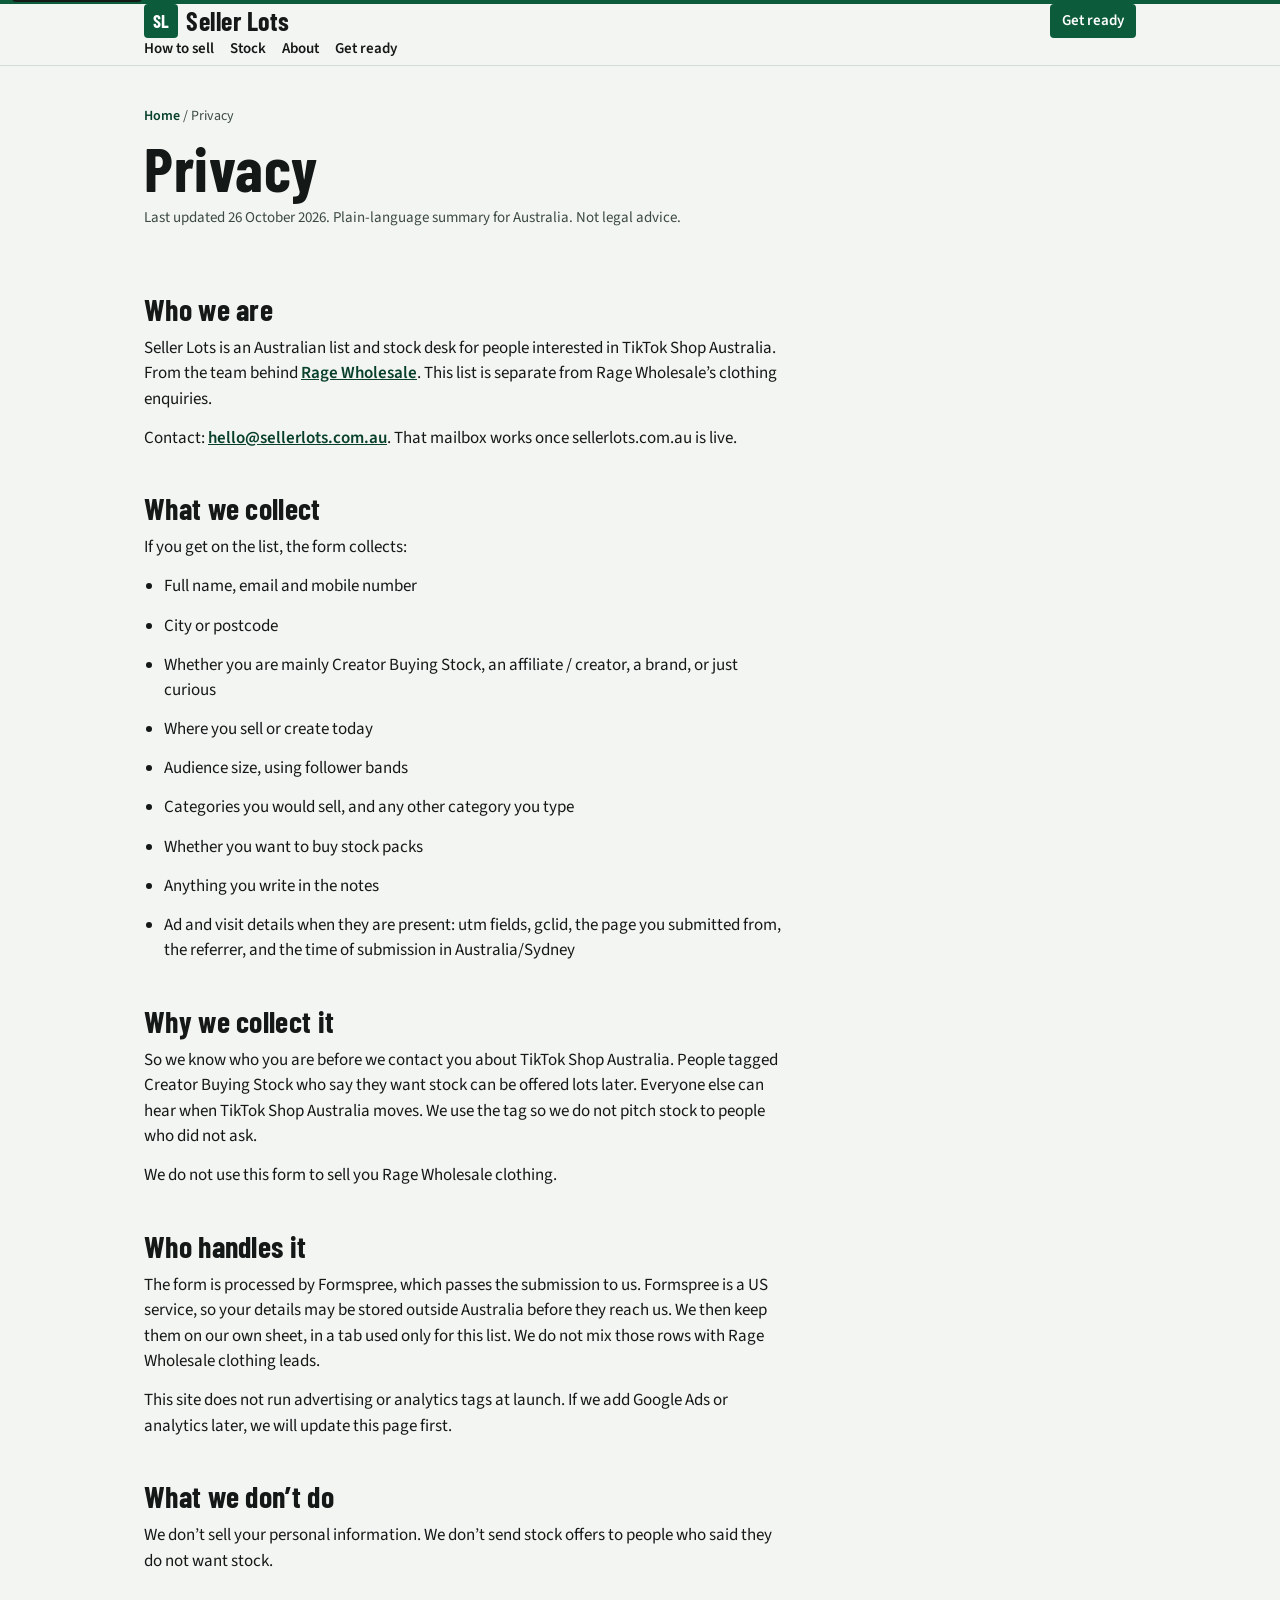
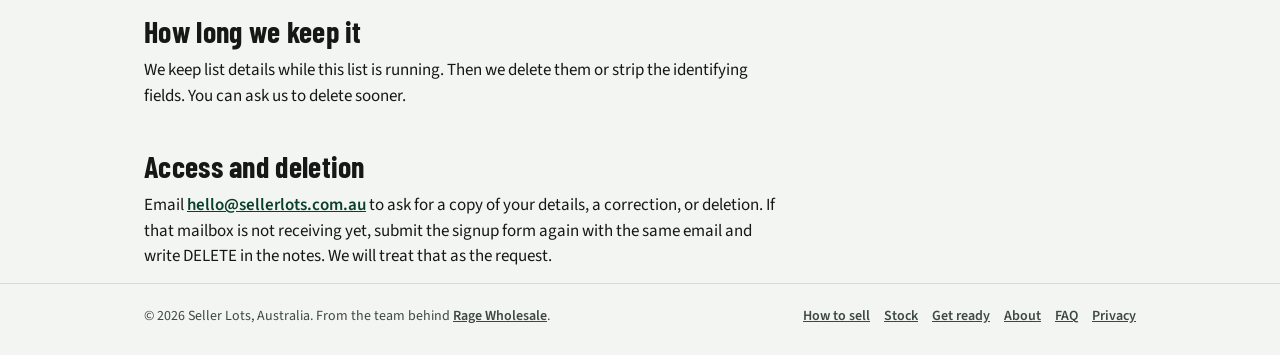
<file: privacy/index.html>
<!doctype html>
<html lang="en-AU">
<head>
<meta charset="UTF-8">
<meta name="viewport" content="width=device-width, initial-scale=1.0">
<title>Privacy | Seller Lots</title>
<link rel="preload" href="/fonts/source-sans-3-latin-400.woff2" as="font" type="font/woff2" crossorigin>
<link rel="preload" href="/fonts/barlow-condensed-latin-700.woff2" as="font" type="font/woff2" crossorigin>
<meta name="description" content="How Seller Lots handles TikTok Shop Australia list details. What we collect, why, and how to ask for a copy or deletion.">
<meta name="theme-color" content="#f3f5f2">
<meta name="author" content="Seller Lots">
<meta property="og:type" content="website">
<meta property="og:site_name" content="Seller Lots">
<meta property="og:title" content="Privacy | Seller Lots">
<meta property="og:description" content="Plain-language privacy summary for the Seller Lots list. Not legal advice.">
<meta property="og:locale" content="en_AU">
<meta property="og:url" content="https://sellerlots.com.au/privacy/">
<meta name="twitter:card" content="summary">
<link rel="canonical" href="https://sellerlots.com.au/privacy/">
<link rel="alternate" hreflang="en-AU" href="https://sellerlots.com.au/privacy/">
<meta name="robots" content="index,follow">
<link rel="icon" href="/favicon.svg" type="image/svg+xml">
<link rel="stylesheet" href="/css/site.css?v=adapt1nov">
<!-- Google tag (gtag.js) -->
<script async src="https://www.googletagmanager.com/gtag/js?id=AW-18407151246"></script>
<script>
  window.dataLayer = window.dataLayer || [];
  function gtag(){dataLayer.push(arguments);}
  gtag('js', new Date());

  gtag('config', 'AW-18407151246');
  gtag('config', 'G-MMSQ6VPR74');
</script>
</head>
<body>
<a class="skip" href="#main">Skip to content</a>
<header>
  <div class="wrap bar">
    <a class="brand" href="/"><span class="mark" aria-hidden="true">SL</span><b>Seller Lots</b></a>
    <a class="btn btn-sm" data-first-cta href="/waitlist/"><span class="wide">Get ready</span><span class="short">Ready</span></a>
  </div>
  <nav class="wrap nav" aria-label="Primary">
    <a href="/how-to-sell-on-tiktok-shop-australia/">How to sell</a>
    <a href="/tiktok-shop-australia-stock/">Stock</a>
    <a href="/about/">About</a>
    <a href="/waitlist/">Get ready</a>
  </nav>
</header>
<main id="main">
  <div class="pagehead">
    <div class="wrap">
      <nav class="crumbs" aria-label="Breadcrumb"><a href="/">Home</a> <span aria-hidden="true">/</span> Privacy</nav>
      <h1>Privacy</h1>
      <p class="by">Last updated 26 October 2026. Plain-language summary for Australia. Not legal advice.</p>
    </div>
  </div>
  <article class="prose">
    <div class="wrap">
      <h2>Who we are</h2>
      <p>Seller Lots is an Australian list and stock desk for people interested in TikTok Shop Australia. From the team behind <a href="https://ragewholesale.com.au/">Rage Wholesale</a>. This list is separate from Rage Wholesale’s clothing enquiries.</p>
      <p>Contact: <a href="mailto:hello@sellerlots.com.au">hello@sellerlots.com.au</a>. That mailbox works once sellerlots.com.au is live.</p>

      <h2>What we collect</h2>
      <p>If you get on the list, the form collects:</p>
      <ul>
        <li>Full name, email and mobile number</li>
        <li>City or postcode</li>
        <li>Whether you are mainly Creator Buying Stock, an affiliate / creator, a brand, or just curious</li>
        <li>Where you sell or create today</li>
        <li>Audience size, using follower bands</li>
        <li>Categories you would sell, and any other category you type</li>
        <li>Whether you want to buy stock packs</li>
        <li>Anything you write in the notes</li>
        <li>Ad and visit details when they are present: utm fields, gclid, the page you submitted from, the referrer, and the time of submission in Australia/Sydney</li>
      </ul>

      <h2>Why we collect it</h2>
      <p>So we know who you are before we contact you about TikTok Shop Australia. People tagged Creator Buying Stock who say they want stock can be offered lots later. Everyone else can hear when TikTok Shop Australia moves. We use the tag so we do not pitch stock to people who did not ask.</p>
      <p>We do not use this form to sell you Rage Wholesale clothing.</p>

      <h2>Who handles it</h2>
      <p>The form is processed by Formspree, which passes the submission to us. Formspree is a US service, so your details may be stored outside Australia before they reach us. We then keep them on our own sheet, in a tab used only for this list. We do not mix those rows with Rage Wholesale clothing leads.</p>
      <p>This site does not run advertising or analytics tags at launch. If we add Google Ads or analytics later, we will update this page first.</p>

      <h2>What we don’t do</h2>
      <p>We don’t sell your personal information. We don’t send stock offers to people who said they do not want stock.</p>

      <h2>How long we keep it</h2>
      <p>We keep list details while this list is running. Then we delete them or strip the identifying fields. You can ask us to delete sooner.</p>

      <h2>Access and deletion</h2>
      <p>Email <a href="mailto:hello@sellerlots.com.au">hello@sellerlots.com.au</a> to ask for a copy of your details, a correction, or deletion. If that mailbox is not receiving yet, submit the signup form again with the same email and write DELETE in the notes. We will treat that as the request.</p>
    </div>
  </article>
</main>
<footer>
  <div class="wrap foot">
    <p>© 2026 Seller Lots, Australia. From the team behind <a href="https://ragewholesale.com.au/">Rage Wholesale</a>.</p>
    <nav aria-label="Footer">
      <a href="/how-to-sell-on-tiktok-shop-australia/">How to sell</a>
      <a href="/tiktok-shop-australia-stock/">Stock</a>
      <a href="/waitlist/">Get ready</a>
      <a href="/about/">About</a>
      <a href="/tiktok-shop-australia-faq/">FAQ</a>
      <a href="/privacy/">Privacy</a>
    </nav>
  </div>
</footer>
<div class="sticky" id="sticky" aria-hidden="true"><a class="btn" href="/waitlist/" tabindex="-1">Get ready</a></div>
<script src="/js/form.js?v=clarity1nov"></script>
</body>
</html>
</file>
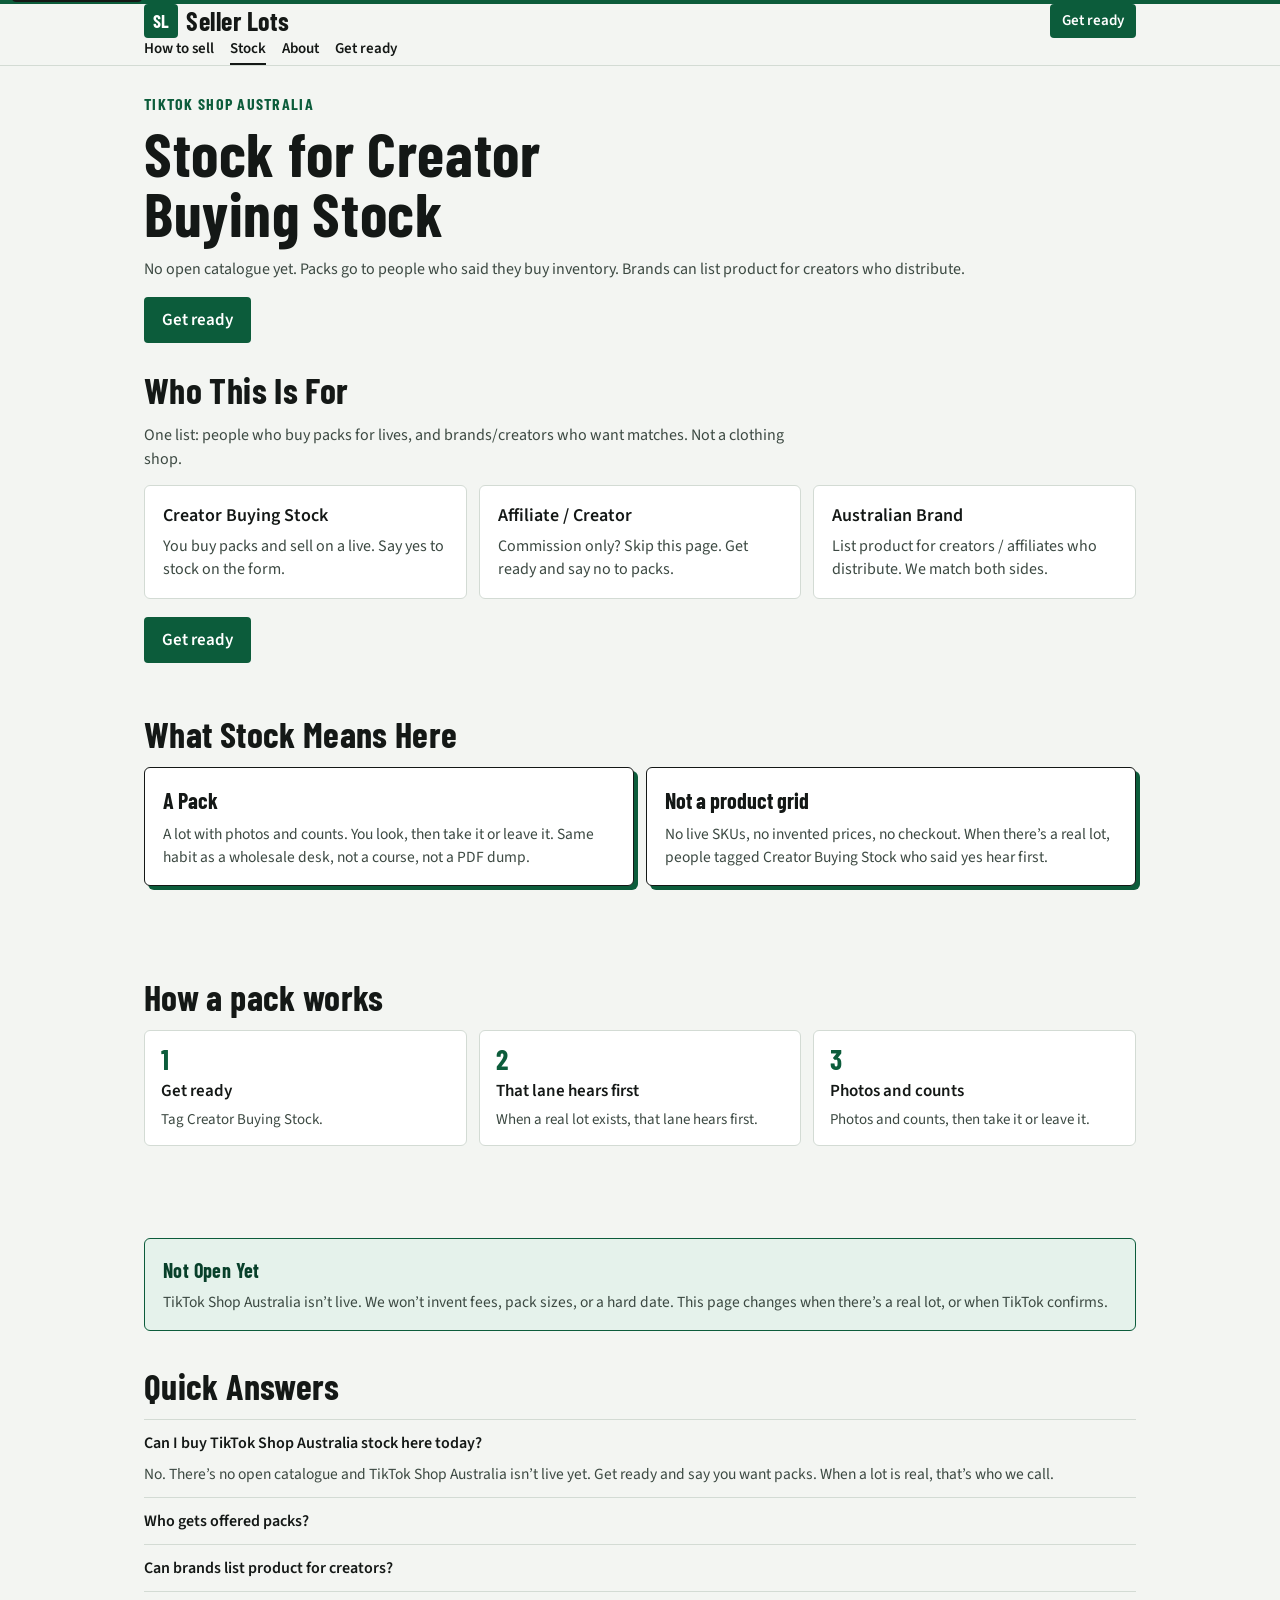
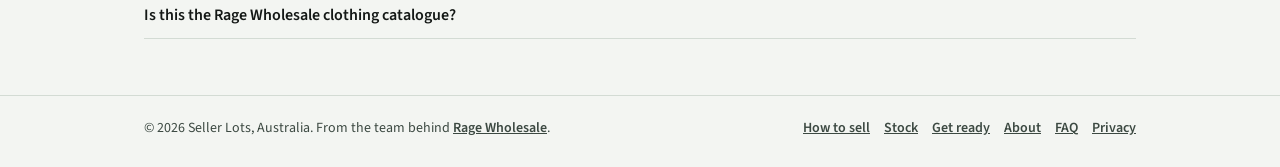
<file: stock/index.html>
<!doctype html>
<html lang="en-AU">
<head>
<meta charset="UTF-8">
<meta name="viewport" content="width=device-width, initial-scale=1.0">
<title>TikTok Shop Australia Stock | Seller Lots</title>
<meta name="robots" content="noindex">
<link rel="canonical" href="https://sellerlots.com.au/tiktok-shop-australia-stock/">
<meta http-equiv="refresh" content="0; url=/tiktok-shop-australia-stock/">
<script>location.replace("/tiktok-shop-australia-stock/");</script>
<!-- Google tag (gtag.js) -->
<script async src="https://www.googletagmanager.com/gtag/js?id=AW-18407151246"></script>
<script>
  window.dataLayer = window.dataLayer || [];
  function gtag(){dataLayer.push(arguments);}
  gtag('js', new Date());

  gtag('config', 'AW-18407151246');
  gtag('config', 'G-MMSQ6VPR74');
</script>
</head>
<body>
<p>Continue to <a href="/tiktok-shop-australia-stock/">TikTok Shop Australia stock</a>.</p>
</body>
</html>
</file>
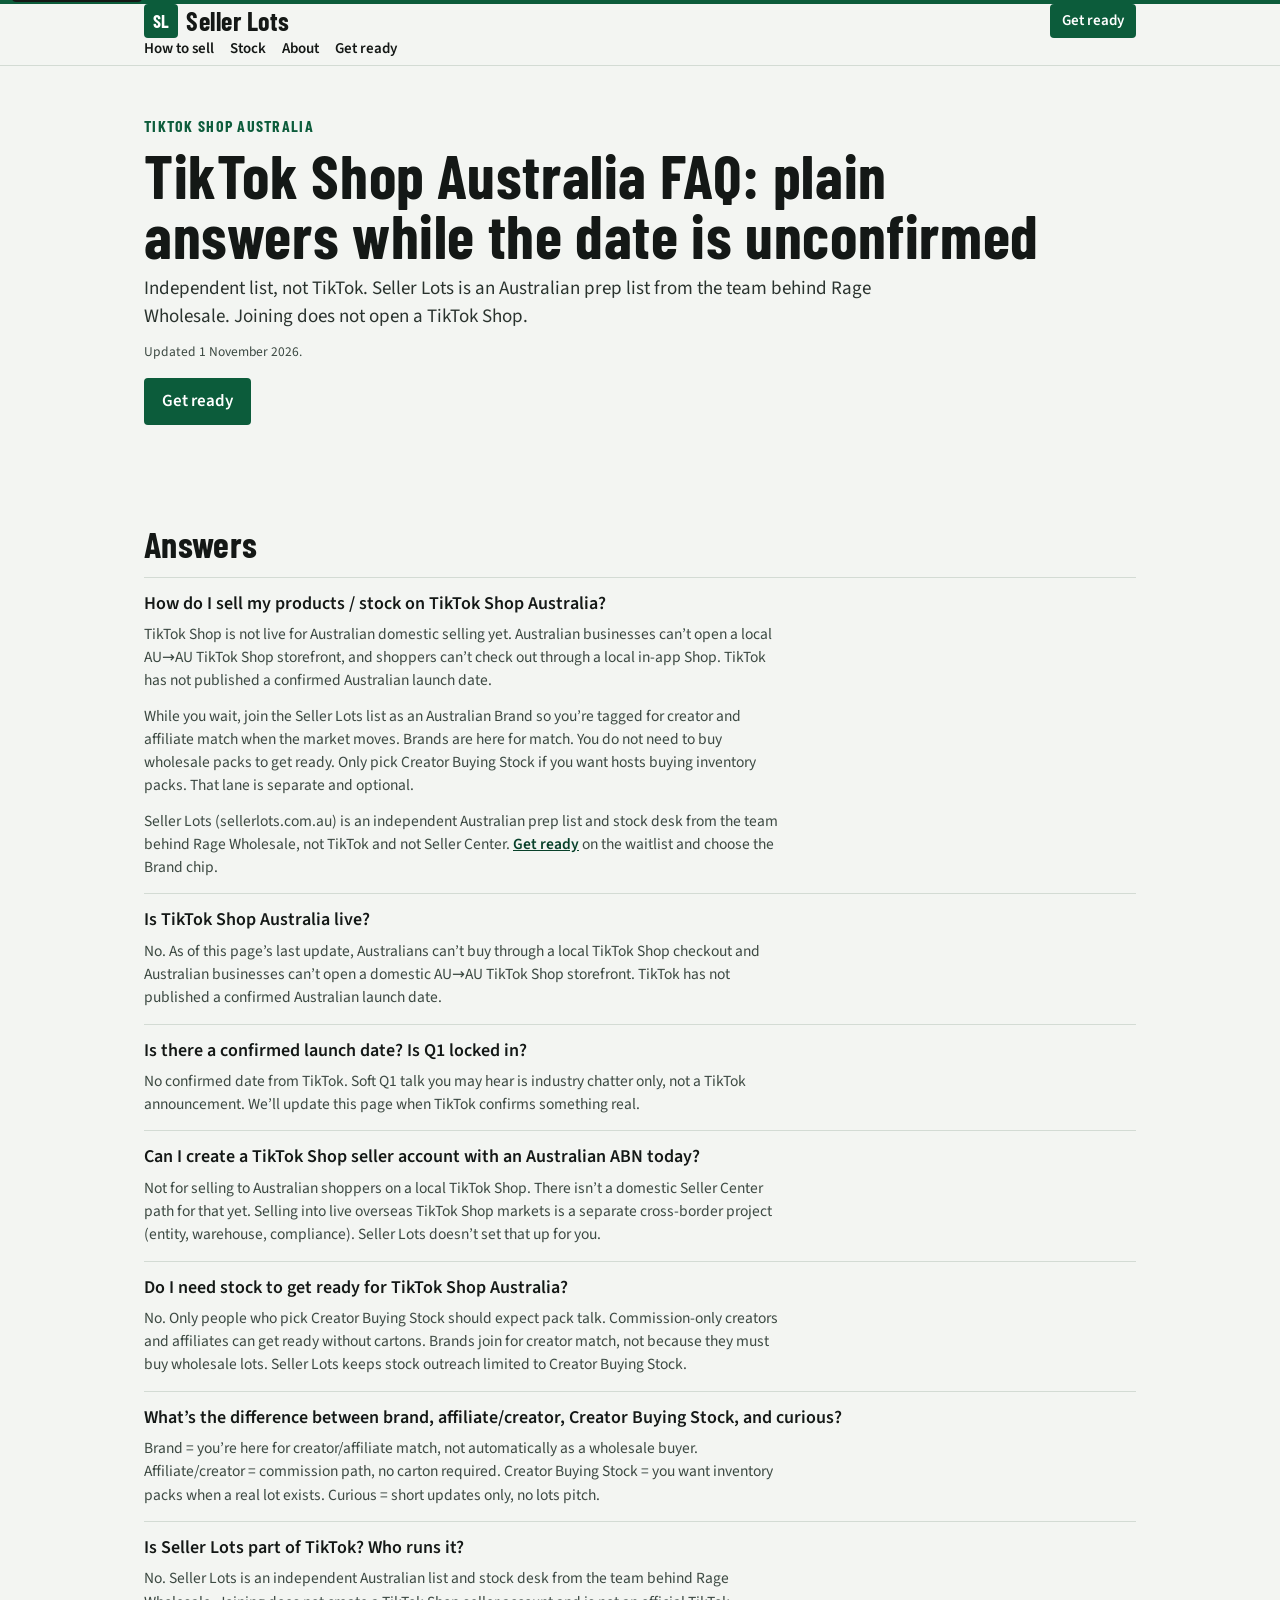
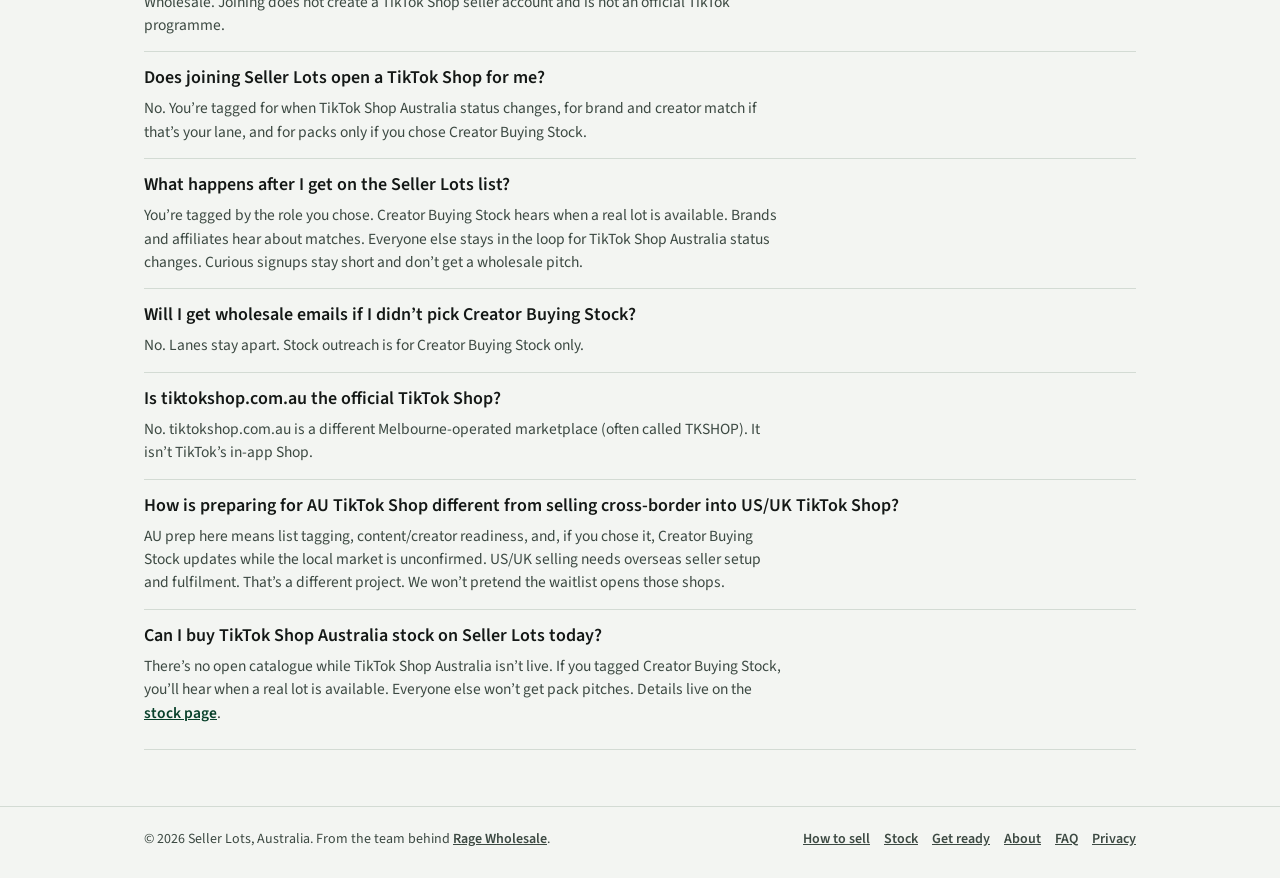
<file: tiktok-shop-australia-faq/index.html>
<!doctype html>
<html lang="en-AU">
<head>
<meta charset="UTF-8">
<meta name="viewport" content="width=device-width, initial-scale=1.0">
<title>TikTok Shop Australia FAQ | Seller Lots</title>
<link rel="preload" href="/fonts/source-sans-3-latin-400.woff2" as="font" type="font/woff2" crossorigin>
<link rel="preload" href="/fonts/barlow-condensed-latin-700.woff2" as="font" type="font/woff2" crossorigin>
<meta name="description" content="Plain answers on TikTok Shop Australia: not open for domestic selling, no confirmed date, and how Seller Lots tags brands, creators, and Creator Buying Stock. Not TikTok.">
<meta name="theme-color" content="#f3f5f2">
<meta name="author" content="Seller Lots">
<meta property="og:type" content="website">
<meta property="og:site_name" content="Seller Lots">
<meta property="og:title" content="TikTok Shop Australia FAQ | Seller Lots">
<meta property="og:description" content="Plain answers while TikTok has not confirmed an Australian launch date. Independent list, not TikTok.">
<meta property="og:locale" content="en_AU">
<meta property="og:url" content="https://sellerlots.com.au/tiktok-shop-australia-faq/">
<meta name="twitter:card" content="summary">
<link rel="canonical" href="https://sellerlots.com.au/tiktok-shop-australia-faq/">
<link rel="alternate" hreflang="en-AU" href="https://sellerlots.com.au/tiktok-shop-australia-faq/">
<meta name="robots" content="index,follow,max-image-preview:large">
<link rel="icon" href="/favicon.svg" type="image/svg+xml">
<link rel="stylesheet" href="/css/site.css?v=adapt1nov">
<!-- Google tag (gtag.js) -->
<script async src="https://www.googletagmanager.com/gtag/js?id=AW-18407151246"></script>
<script>
  window.dataLayer = window.dataLayer || [];
  function gtag(){dataLayer.push(arguments);}
  gtag('js', new Date());

  gtag('config', 'AW-18407151246');
  gtag('config', 'G-MMSQ6VPR74');
</script>
<script type="application/ld+json">
{
  "@context": "https://schema.org",
  "@type": "FAQPage",
  "dateModified": "2026-11-01",
  "mainEntity": [
    {
      "@type": "Question",
      "name": "How do I sell my products / stock on TikTok Shop Australia?",
      "alternateName": [
        "how to sell on TikTok Shop Australia",
        "TikTok Shop Australia for brands",
        "get creators for TikTok Shop Australia"
      ],
      "acceptedAnswer": {
        "@type": "Answer",
        "text": "TikTok Shop is not live for Australian domestic selling yet. Australian businesses can’t open a local AU→AU TikTok Shop storefront, and shoppers can’t check out through a local in-app Shop. TikTok has not published a confirmed Australian launch date. While you wait, join the Seller Lots list as an Australian Brand so you’re tagged for creator and affiliate match when the market moves. Brands are here for match. You do not need to buy wholesale packs to get ready. Only pick Creator Buying Stock if you want hosts buying inventory packs. That lane is separate and optional. Seller Lots (sellerlots.com.au) is an independent Australian prep list and stock desk from the team behind Rage Wholesale, not TikTok and not Seller Center. Get ready on the waitlist and choose the Brand chip: https://sellerlots.com.au/waitlist/?role=brand"
      }
    },
    {
      "@type": "Question",
      "name": "Is TikTok Shop Australia live?",
      "acceptedAnswer": {
        "@type": "Answer",
        "text": "No. As of this page’s last update, Australians can’t buy through a local TikTok Shop checkout and Australian businesses can’t open a domestic AU→AU TikTok Shop storefront. TikTok has not published a confirmed Australian launch date."
      }
    },
    {
      "@type": "Question",
      "name": "Is there a confirmed launch date? Is Q1 locked in?",
      "acceptedAnswer": {
        "@type": "Answer",
        "text": "No confirmed date from TikTok. Soft Q1 talk you may hear is industry chatter only, not a TikTok announcement. We’ll update this page when TikTok confirms something real."
      }
    },
    {
      "@type": "Question",
      "name": "Can I create a TikTok Shop seller account with an Australian ABN today?",
      "acceptedAnswer": {
        "@type": "Answer",
        "text": "Not for selling to Australian shoppers on a local TikTok Shop. There isn’t a domestic Seller Center path for that yet. Selling into live overseas TikTok Shop markets is a separate cross-border project (entity, warehouse, compliance). Seller Lots doesn’t set that up for you."
      }
    },
    {
      "@type": "Question",
      "name": "Do I need stock to get ready for TikTok Shop Australia?",
      "acceptedAnswer": {
        "@type": "Answer",
        "text": "No. Only people who pick Creator Buying Stock should expect pack talk. Commission-only creators and affiliates can get ready without cartons. Brands join for creator match, not because they must buy wholesale lots. Seller Lots keeps stock outreach limited to Creator Buying Stock."
      }
    },
    {
      "@type": "Question",
      "name": "What’s the difference between brand, affiliate/creator, Creator Buying Stock, and curious?",
      "acceptedAnswer": {
        "@type": "Answer",
        "text": "Brand = you’re here for creator/affiliate match, not automatically as a wholesale buyer. Affiliate/creator = commission path, no carton required. Creator Buying Stock = you want inventory packs when a real lot exists. Curious = short updates only, no lots pitch."
      }
    },
    {
      "@type": "Question",
      "name": "Is Seller Lots part of TikTok? Who runs it?",
      "acceptedAnswer": {
        "@type": "Answer",
        "text": "No. Seller Lots is an independent Australian list and stock desk from the team behind Rage Wholesale. Joining does not create a TikTok Shop seller account and is not an official TikTok programme."
      }
    },
    {
      "@type": "Question",
      "name": "Does joining Seller Lots open a TikTok Shop for me?",
      "acceptedAnswer": {
        "@type": "Answer",
        "text": "No. You’re tagged for when TikTok Shop Australia status changes, for brand and creator match if that’s your lane, and for packs only if you chose Creator Buying Stock."
      }
    },
    {
      "@type": "Question",
      "name": "What happens after I get on the Seller Lots list?",
      "acceptedAnswer": {
        "@type": "Answer",
        "text": "You’re tagged by the role you chose. Creator Buying Stock hears when a real lot is available. Brands and affiliates hear about matches. Everyone else stays in the loop for TikTok Shop Australia status changes. Curious signups stay short and don’t get a wholesale pitch."
      }
    },
    {
      "@type": "Question",
      "name": "Will I get wholesale emails if I didn’t pick Creator Buying Stock?",
      "acceptedAnswer": {
        "@type": "Answer",
        "text": "No. Lanes stay apart. Stock outreach is for Creator Buying Stock only."
      }
    },
    {
      "@type": "Question",
      "name": "Is tiktokshop.com.au the official TikTok Shop?",
      "acceptedAnswer": {
        "@type": "Answer",
        "text": "No. tiktokshop.com.au is a different Melbourne-operated marketplace (often called TKSHOP). It isn’t TikTok’s in-app Shop."
      }
    },
    {
      "@type": "Question",
      "name": "How is preparing for AU TikTok Shop different from selling cross-border into US/UK TikTok Shop?",
      "acceptedAnswer": {
        "@type": "Answer",
        "text": "AU prep here means list tagging, content/creator readiness, and, if you chose it, Creator Buying Stock updates while the local market is unconfirmed. US/UK selling needs overseas seller setup and fulfilment. That’s a different project. We won’t pretend the waitlist opens those shops."
      }
    },
    {
      "@type": "Question",
      "name": "Can I buy TikTok Shop Australia stock on Seller Lots today?",
      "acceptedAnswer": {
        "@type": "Answer",
        "text": "There’s no open catalogue while TikTok Shop Australia isn’t live. If you tagged Creator Buying Stock, you’ll hear when a real lot is available. Everyone else won’t get pack pitches. Details live on the stock page: https://sellerlots.com.au/tiktok-shop-australia-stock/"
      }
    }
  ]
}
</script>
</head>
<body>
<a class="skip" href="#main">Skip to content</a>
<header>
  <div class="wrap bar">
    <a class="brand" href="/"><span class="mark" aria-hidden="true">SL</span><b>Seller Lots</b></a>
    <a class="btn btn-sm" href="/waitlist/"><span class="wide">Get ready</span><span class="short">Ready</span></a>
  </div>
  <nav class="wrap nav" aria-label="Primary">
    <a href="/how-to-sell-on-tiktok-shop-australia/">How to sell</a>
    <a href="/tiktok-shop-australia-stock/">Stock</a>
    <a href="/about/">About</a>
    <a href="/waitlist/">Get ready</a>
  </nav>
</header>
<main class="wrap faq-page" id="main">

  <section class="hero">
    <p class="eyebrow">TikTok Shop Australia</p>
    <h1>TikTok Shop Australia FAQ: plain answers while the date is unconfirmed</h1>
    <p class="lede">Independent list, not TikTok. Seller Lots is an Australian prep list from the team behind Rage Wholesale. Joining does not open a TikTok Shop.</p>
    <p class="updated">Updated 1 November 2026.</p>
    <div class="cta1"><a class="btn" data-first-cta href="/waitlist/">Get ready</a></div>
  </section>

  <section class="faq" aria-labelledby="answers">
    <h2 class="sec" id="answers">Answers</h2>
    <div class="faq-list">
      <article class="faq-item" id="sell-products">
        <h3>How do I sell my products / stock on TikTok Shop Australia?</h3>
        <p>TikTok Shop is not live for Australian domestic selling yet. Australian businesses can’t open a local AU→AU TikTok Shop storefront, and shoppers can’t check out through a local in-app Shop. TikTok has not published a confirmed Australian launch date.</p>
        <p>While you wait, join the Seller Lots list as an Australian Brand so you’re tagged for creator and affiliate match when the market moves. Brands are here for match. You do not need to buy wholesale packs to get ready. Only pick Creator Buying Stock if you want hosts buying inventory packs. That lane is separate and optional.</p>
        <p>Seller Lots (sellerlots.com.au) is an independent Australian prep list and stock desk from the team behind Rage Wholesale, not TikTok and not Seller Center. <a href="/waitlist/?role=brand">Get ready</a> on the waitlist and choose the Brand chip.</p>
      </article>
      <article class="faq-item">
        <h3>Is TikTok Shop Australia live?</h3>
        <p>No. As of this page’s last update, Australians can’t buy through a local TikTok Shop checkout and Australian businesses can’t open a domestic AU→AU TikTok Shop storefront. TikTok has not published a confirmed Australian launch date.</p>
      </article>
      <article class="faq-item">
        <h3>Is there a confirmed launch date? Is Q1 locked in?</h3>
        <p>No confirmed date from TikTok. Soft Q1 talk you may hear is industry chatter only, not a TikTok announcement. We’ll update this page when TikTok confirms something real.</p>
      </article>
      <article class="faq-item">
        <h3>Can I create a TikTok Shop seller account with an Australian ABN today?</h3>
        <p>Not for selling to Australian shoppers on a local TikTok Shop. There isn’t a domestic Seller Center path for that yet. Selling into live overseas TikTok Shop markets is a separate cross-border project (entity, warehouse, compliance). Seller Lots doesn’t set that up for you.</p>
      </article>
      <article class="faq-item">
        <h3>Do I need stock to get ready for TikTok Shop Australia?</h3>
        <p>No. Only people who pick Creator Buying Stock should expect pack talk. Commission-only creators and affiliates can get ready without cartons. Brands join for creator match, not because they must buy wholesale lots. Seller Lots keeps stock outreach limited to Creator Buying Stock.</p>
      </article>
      <article class="faq-item">
        <h3>What’s the difference between brand, affiliate/creator, Creator Buying Stock, and curious?</h3>
        <p>Brand = you’re here for creator/affiliate match, not automatically as a wholesale buyer. Affiliate/creator = commission path, no carton required. Creator Buying Stock = you want inventory packs when a real lot exists. Curious = short updates only, no lots pitch.</p>
      </article>
      <article class="faq-item">
        <h3>Is Seller Lots part of TikTok? Who runs it?</h3>
        <p>No. Seller Lots is an independent Australian list and stock desk from the team behind Rage Wholesale. Joining does not create a TikTok Shop seller account and is not an official TikTok programme.</p>
      </article>
      <article class="faq-item">
        <h3>Does joining Seller Lots open a TikTok Shop for me?</h3>
        <p>No. You’re tagged for when TikTok Shop Australia status changes, for brand and creator match if that’s your lane, and for packs only if you chose Creator Buying Stock.</p>
      </article>
      <article class="faq-item">
        <h3>What happens after I get on the Seller Lots list?</h3>
        <p>You’re tagged by the role you chose. Creator Buying Stock hears when a real lot is available. Brands and affiliates hear about matches. Everyone else stays in the loop for TikTok Shop Australia status changes. Curious signups stay short and don’t get a wholesale pitch.</p>
      </article>
      <article class="faq-item">
        <h3>Will I get wholesale emails if I didn’t pick Creator Buying Stock?</h3>
        <p>No. Lanes stay apart. Stock outreach is for Creator Buying Stock only.</p>
      </article>
      <article class="faq-item">
        <h3>Is tiktokshop.com.au the official TikTok Shop?</h3>
        <p>No. tiktokshop.com.au is a different Melbourne-operated marketplace (often called TKSHOP). It isn’t TikTok’s in-app Shop.</p>
      </article>
      <article class="faq-item">
        <h3>How is preparing for AU TikTok Shop different from selling cross-border into US/UK TikTok Shop?</h3>
        <p>AU prep here means list tagging, content/creator readiness, and, if you chose it, Creator Buying Stock updates while the local market is unconfirmed. US/UK selling needs overseas seller setup and fulfilment. That’s a different project. We won’t pretend the waitlist opens those shops.</p>
      </article>
      <article class="faq-item">
        <h3>Can I buy TikTok Shop Australia stock on Seller Lots today?</h3>
        <p>There’s no open catalogue while TikTok Shop Australia isn’t live. If you tagged Creator Buying Stock, you’ll hear when a real lot is available. Everyone else won’t get pack pitches. Details live on the <a href="/tiktok-shop-australia-stock/">stock page</a>.</p>
      </article>
    </div>
  </section>

</main>
<footer>
  <div class="wrap foot">
    <p>© 2026 Seller Lots, Australia. From the team behind <a href="https://ragewholesale.com.au/">Rage Wholesale</a>.</p>
    <nav aria-label="Footer">
      <a href="/how-to-sell-on-tiktok-shop-australia/">How to sell</a>
      <a href="/tiktok-shop-australia-stock/">Stock</a>
      <a href="/waitlist/">Get ready</a>
      <a href="/about/">About</a>
      <a href="/tiktok-shop-australia-faq/">FAQ</a>
      <a href="/privacy/">Privacy</a>
    </nav>
  </div>
</footer>
<div class="sticky" id="sticky" aria-hidden="true"><a class="btn" href="/waitlist/" tabindex="-1">Get ready</a></div>
<script src="/js/form.js?v=clarity1nov"></script>
</body>
</html>
</file>
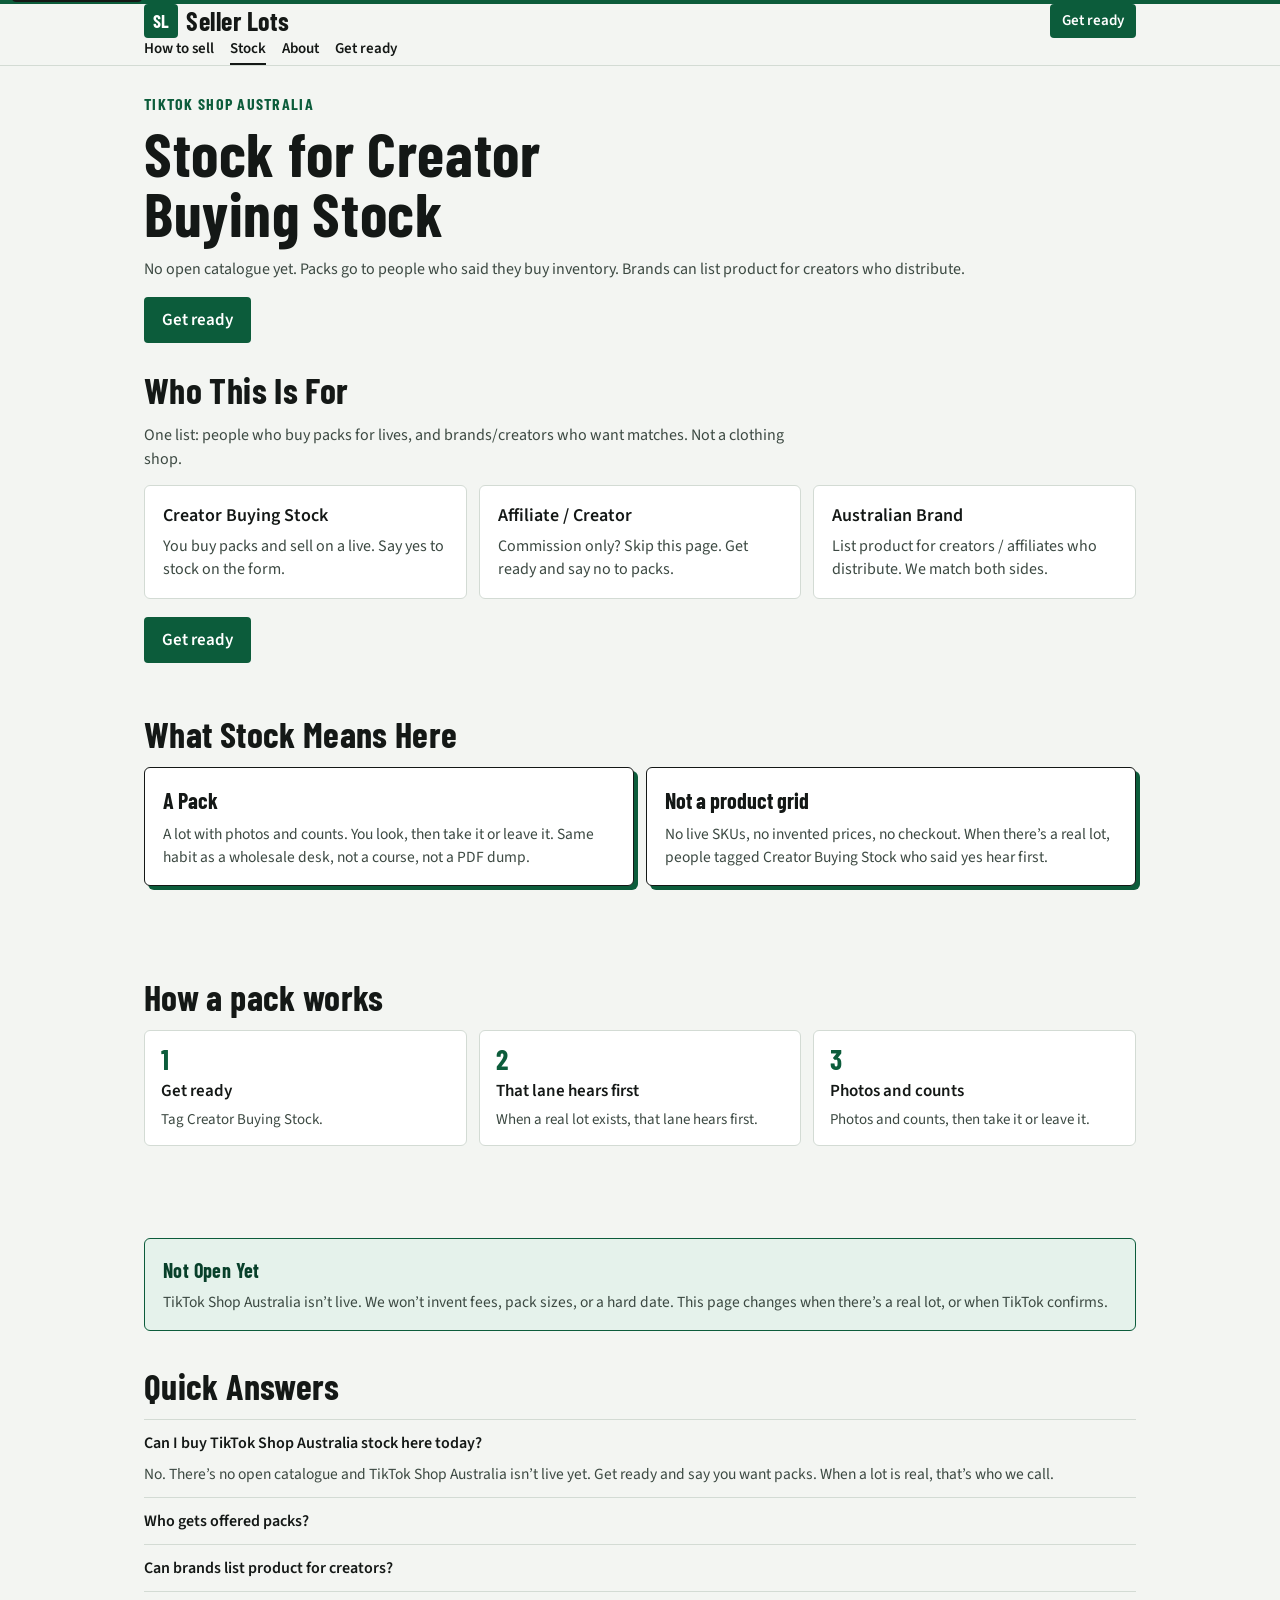
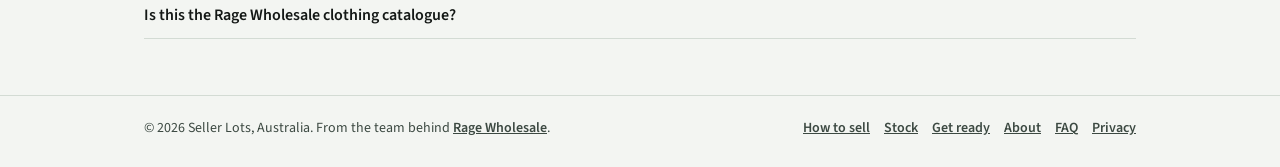
<file: tiktok-shop-australia-stock/index.html>
<!doctype html>
<html lang="en-AU">
<head>
<meta charset="UTF-8">
<meta name="viewport" content="width=device-width, initial-scale=1.0">
<title>TikTok Shop Australia Stock | Seller Lots</title>
<link rel="preload" href="/fonts/source-sans-3-latin-400.woff2" as="font" type="font/woff2" crossorigin>
<link rel="preload" href="/fonts/barlow-condensed-latin-700.woff2" as="font" type="font/woff2" crossorigin>
<meta name="description" content="TikTok Shop Australia stock for Creator Buying Stock. Brands can list product for creators who distribute. Not a clothing shop.">
<meta name="theme-color" content="#f3f5f2">
<meta name="author" content="Seller Lots">
<meta property="og:type" content="website">
<meta property="og:site_name" content="Seller Lots">
<meta property="og:title" content="TikTok Shop Australia Stock | Seller Lots">
<meta property="og:description" content="TikTok Shop Australia stock for Creator Buying Stock. Brands can list product for creators who distribute. Not a clothing shop.">
<meta property="og:locale" content="en_AU">
<meta property="og:url" content="https://sellerlots.com.au/tiktok-shop-australia-stock/">
<meta name="twitter:card" content="summary">
<link rel="canonical" href="https://sellerlots.com.au/tiktok-shop-australia-stock/">
<link rel="alternate" hreflang="en-AU" href="https://sellerlots.com.au/tiktok-shop-australia-stock/">
<meta name="robots" content="noindex,follow">
<link rel="icon" href="/favicon.svg" type="image/svg+xml">
<link rel="stylesheet" href="/css/site.css?v=adapt1nov">
<!-- Google tag (gtag.js) -->
<script async src="https://www.googletagmanager.com/gtag/js?id=AW-18407151246"></script>
<script>
  window.dataLayer = window.dataLayer || [];
  function gtag(){dataLayer.push(arguments);}
  gtag('js', new Date());

  gtag('config', 'AW-18407151246');
  gtag('config', 'G-MMSQ6VPR74');
</script>
</head>
<body>
<a class="skip" href="#main">Skip to content</a>
<header>
  <div class="wrap bar">
    <a class="brand" href="/"><span class="mark" aria-hidden="true">SL</span><b>Seller Lots</b></a>
    <a class="btn btn-sm" href="/waitlist/?role=stock"><span class="wide">Get ready</span><span class="short">Ready</span></a>
  </div>
  <nav class="wrap nav" aria-label="Primary">
    <a href="/how-to-sell-on-tiktok-shop-australia/">How to sell</a>
    <a href="/tiktok-shop-australia-stock/" aria-current="page">Stock</a>
    <a href="/about/">About</a>
    <a href="/waitlist/">Get ready</a>
  </nav>
</header>
<main class="wrap stock-page" id="main">
  <section class="hero">
    <p class="eyebrow">TikTok Shop Australia</p>
    <h1>Stock for Creator Buying Stock</h1>
    <div class="status">
      <p>No open catalogue yet. Packs go to people who said they buy inventory. Brands can list product for creators who distribute.</p>
    </div>
    <div class="cta1"><a class="btn" data-first-cta href="/waitlist/?role=stock">Get ready</a></div>
  </section>

  <section aria-labelledby="who">
    <h2 class="sec" id="who">Who This Is For</h2>
    <p class="bridge">One list: people who buy packs for lives, and brands/creators who want matches. Not a clothing shop.</p>
    <div class="tiles">
      <a class="tile" href="/waitlist/?role=stock">
        <b>Creator Buying Stock</b>
        <span>You buy packs and sell on a live. Say yes to stock on the form.</span>
      </a>
      <a class="tile" href="/waitlist/?role=creator">
        <b>Affiliate / Creator</b>
        <span>Commission only? Skip this page. Get ready and say no to packs.</span>
      </a>
      <a class="tile" href="/waitlist/?role=brand">
        <b>Australian Brand</b>
        <span>List product for creators / affiliates who distribute. We match both sides.</span>
      </a>
    </div>
    <div class="cta2"><a class="btn" href="/waitlist/?role=stock">Get ready</a></div>
  </section>

  <section aria-labelledby="means">
    <h2 class="sec" id="means">What Stock Means Here</h2>
    <div class="mean">
      <div class="box">
        <h3>A Pack</h3>
        <p>A lot with photos and counts. You look, then take it or leave it. Same habit as a wholesale desk, not a course, not a PDF dump.</p>
      </div>
      <div class="box">
        <h3>Not a product grid</h3>
        <p>No live SKUs, no invented prices, no checkout. When there’s a real lot, people tagged Creator Buying Stock who said yes hear first.</p>
      </div>
    </div>
  </section>

  <section aria-labelledby="how">
    <h2 class="sec" id="how">How a pack works</h2>
    <div class="steps">
      <div class="step"><div class="n">1</div><h3>Get ready</h3><p>Tag Creator Buying Stock.</p></div>
      <div class="step"><div class="n">2</div><h3>That lane hears first</h3><p>When a real lot exists, that lane hears first.</p></div>
      <div class="step"><div class="n">3</div><h3>Photos and counts</h3><p>Photos and counts, then take it or leave it.</p></div>
    </div>
  </section>

  <aside class="honesty">
    <h3>Not Open Yet</h3>
    <p>TikTok Shop Australia isn’t live. We won’t invent fees, pack sizes, or a hard date. This page changes when there’s a real lot, or when TikTok confirms.</p>
  </aside>

  <section class="faq" aria-labelledby="faq">
    <h2 class="sec" id="faq">Quick Answers</h2>
    <details open>
      <summary>Can I buy TikTok Shop Australia stock here today?</summary>
      <p>No. There’s no open catalogue and TikTok Shop Australia isn’t live yet. Get ready and say you want packs. When a lot is real, that’s who we call.</p>
    </details>
    <details>
      <summary>Who gets offered packs?</summary>
      <p>People tagged Creator Buying Stock who said yes to stock. Affiliates on commission only and curious people don’t get a wholesale pitch.</p>
    </details>
    <details>
      <summary>Can brands list product for creators?</summary>
      <p>Yes. Australian brands get matched with creators / affiliates who distribute. No invented fees or pack prices until there’s a real lot.</p>
    </details>
    <details>
      <summary>Is this the Rage Wholesale clothing catalogue?</summary>
      <p>No. Different site, different form. Rage Wholesale is the clothing desk. Seller Lots is TikTok Shop Australia prep: packs, and brand and creator match.</p>
    </details>
  </section>

</main>
<footer>
  <div class="wrap foot">
    <p>© 2026 Seller Lots, Australia. From the team behind <a href="https://ragewholesale.com.au/">Rage Wholesale</a>.</p>
    <nav aria-label="Footer">
      <a href="/how-to-sell-on-tiktok-shop-australia/">How to sell</a>
      <a href="/tiktok-shop-australia-stock/">Stock</a>
      <a href="/waitlist/">Get ready</a>
      <a href="/about/">About</a>
      <a href="/tiktok-shop-australia-faq/">FAQ</a>
      <a href="/privacy/">Privacy</a>
    </nav>
  </div>
</footer>
<div class="sticky" id="sticky" aria-hidden="true"><a class="btn" href="/waitlist/?role=stock" tabindex="-1">Get ready</a></div>
<script src="/js/form.js?v=clarity1nov"></script>
</body>
</html>
</file>
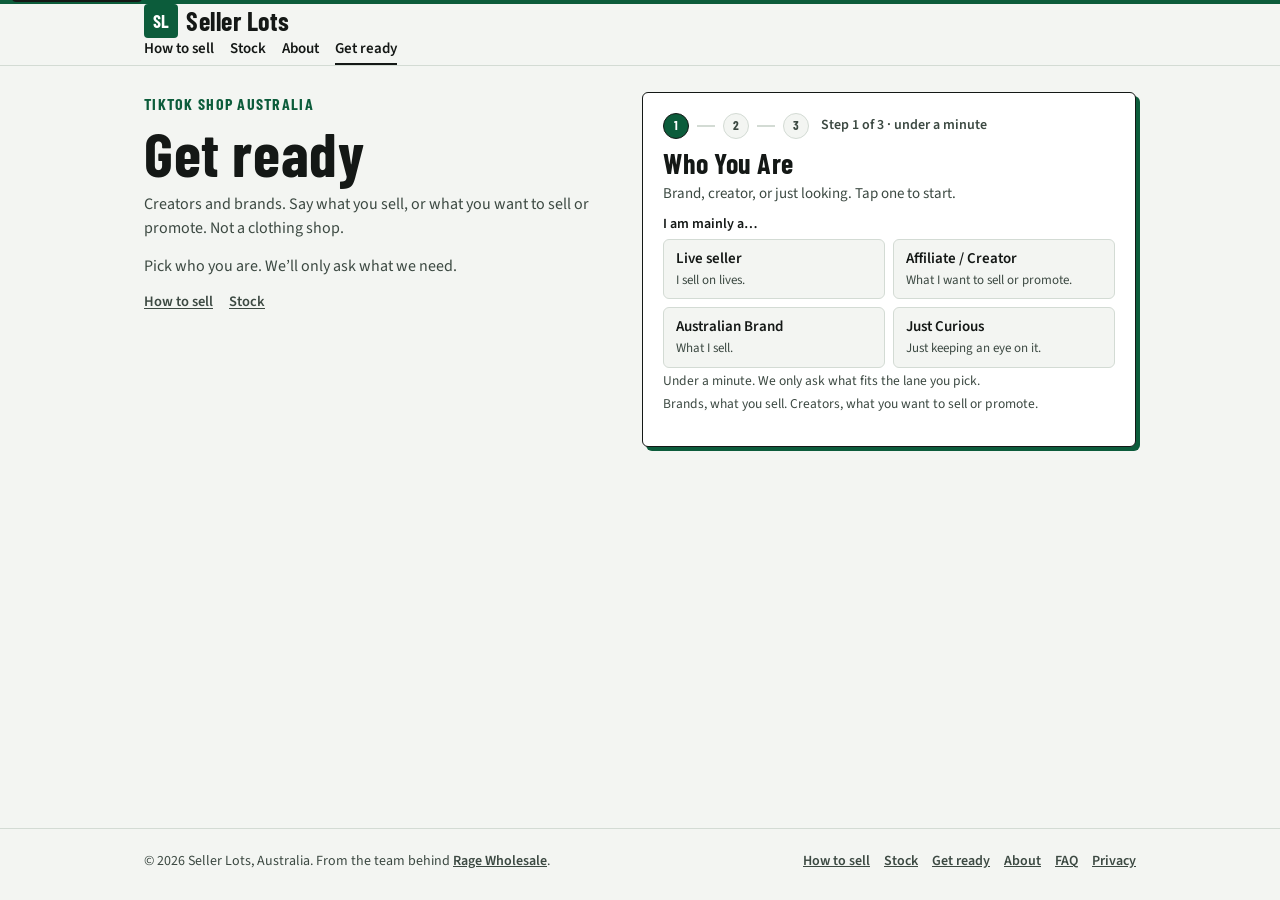
<file: waitlist/index.html>
<!doctype html>
<html lang="en-AU">
<head>
<meta charset="UTF-8">
<meta name="viewport" content="width=device-width, initial-scale=1.0">
<title>Get ready | Seller Lots</title>
<link rel="preload" href="/fonts/source-sans-3-latin-400.woff2" as="font" type="font/woff2" crossorigin>
<link rel="preload" href="/fonts/barlow-condensed-latin-700.woff2" as="font" type="font/woff2" crossorigin>
<meta name="description" content="Creators and brands. Say what you sell, or what you want to sell or promote. Not a clothing shop. Free.">
<meta name="theme-color" content="#f3f5f2">
<meta name="author" content="Seller Lots">
<meta property="og:type" content="website">
<meta property="og:site_name" content="Seller Lots">
<meta property="og:title" content="Get ready | Seller Lots">
<meta property="og:description" content="Creators and brands. Say what you sell, or what you want to sell or promote. Not a clothing shop. Free.">
<meta property="og:locale" content="en_AU">
<meta property="og:url" content="https://sellerlots.com.au/waitlist/">
<meta name="twitter:card" content="summary">
<link rel="canonical" href="https://sellerlots.com.au/waitlist/">
<link rel="alternate" hreflang="en-AU" href="https://sellerlots.com.au/waitlist/">
<meta name="robots" content="index,follow,max-image-preview:large">
<link rel="icon" href="/favicon.svg" type="image/svg+xml">
<link rel="stylesheet" href="/css/site.css?v=adapt1nov">
<!-- Google tag (gtag.js) -->
<script async src="https://www.googletagmanager.com/gtag/js?id=AW-18407151246"></script>
<script>
  window.dataLayer = window.dataLayer || [];
  function gtag(){dataLayer.push(arguments);}
  gtag('js', new Date());

  gtag('config', 'AW-18407151246');
  gtag('config', 'G-MMSQ6VPR74');
</script>
</head>
<body>
<a class="skip" href="#main">Skip to content</a>
<header>
  <div class="wrap bar">
    <a class="brand" href="/"><span class="mark" aria-hidden="true">SL</span><b>Seller Lots</b></a>
  </div>
  <nav class="wrap nav" aria-label="Primary">
    <a href="/how-to-sell-on-tiktok-shop-australia/">How to sell</a>
    <a href="/tiktok-shop-australia-stock/">Stock</a>
    <a href="/about/">About</a>
    <a href="/waitlist/" aria-current="page">Get ready</a>
  </nav>
</header>
<main class="wrap" id="main">
  <section class="hero waitlist-hero">
    <div class="hero-grid waitlist-grid">
      <div class="bridge-col">
        <p class="eyebrow">TikTok Shop Australia</p>
        <h1>Get ready</h1>
        <p class="bridge">Creators and brands. Say what you sell, or what you want to sell or promote. Not a clothing shop.</p>
        <p class="bridge">Pick who you are. We’ll only ask what we need.</p>
        <p class="more seclinks" id="bridge-more">
          <a href="/how-to-sell-on-tiktok-shop-australia/">How to sell</a>
          <a href="/tiktok-shop-australia-stock/">Stock</a>
        </p>
      </div>
      <div class="formcard" id="waitlist">
        <div class="card-head">
          <p class="eyebrow">TikTok Shop Australia</p>
          <p class="page-title">Get ready</p>
        </div>
        <div class="steps" id="step-indicator" aria-live="polite">
          <span class="dot on" id="dot-1">1</span><span class="sep" id="sep-1" aria-hidden="true"></span>
          <span class="dot" id="dot-2">2</span><span class="sep" id="sep-2" aria-hidden="true"></span>
          <span class="dot" id="dot-3">3</span>
          <span class="label" id="step-label">Step 1 of 3 · under a minute</span>
        </div>
        <div class="role-sticky" id="role-sticky" hidden>
          <span><strong id="role-label">Live seller</strong></span>
          <button type="button" class="change" id="role-change">Change</button>
        </div>
        <h2 class="cardtitle" id="card-title">Who You Are</h2>
        <p class="cardsub" id="card-sub">Brand, creator, or just looking. Tap one to start.</p>
        <!-- Formspree: https://formspree.io/f/mnpppjpd. Mock chrome. HOLD go-live. -->
        <form id="leadForm" action="https://formspree.io/f/mnpppjpd" method="POST" novalidate>
          <input type="hidden" name="_subject" value="TikTok Shop Australia signup: Seller Lots"/>
          <input type="hidden" name="_autoresponse" value="Got you on the list. We'll email when there's something worth your time."/>
          <input type="hidden" name="gclid" id="h-gclid"/>
          <input type="hidden" name="utm_source" id="h-utm_source"/>
          <input type="hidden" name="utm_medium" id="h-utm_medium"/>
          <input type="hidden" name="utm_campaign" id="h-utm_campaign"/>
          <input type="hidden" name="utm_term" id="h-utm_term"/>
          <input type="hidden" name="utm_content" id="h-utm_content"/>
          <input type="hidden" name="landing_page" id="h-landing_page"/>
          <input type="hidden" name="referrer" id="h-referrer"/>
          <input type="hidden" name="submitted_at" id="h-submitted_at"/>
          <input type="hidden" name="tag" id="f-tag" value=""/>
          <input type="hidden" name="role" id="f-role" value=""/>
          <div class="hp" aria-hidden="true"><label>Leave empty <input type="text" name="_gotcha" tabindex="-1" autocomplete="off"/></label></div>

          <!-- STEP 1: chips only on first paint -->
          <div class="panel" id="step-1" data-step="1">
            <fieldset class="field">
              <legend>I am mainly a…</legend>
              <div class="chips" role="group" aria-label="Who you are">
                <button type="button" class="chip" data-persona="host" data-role="stock" data-label="Live seller" aria-pressed="false">
                  <strong>Live seller</strong>
                  <span>I sell on lives.</span>
                </button>
                <button type="button" class="chip" data-persona="affiliate" data-role="creator" data-label="Affiliate / Creator" aria-pressed="false">
                  <strong>Affiliate / Creator</strong>
                  <span>What I want to sell or promote.</span>
                </button>
                <button type="button" class="chip" data-persona="brand" data-role="brand" data-label="Australian Brand" aria-pressed="false">
                  <strong>Australian Brand</strong>
                  <span>What I sell.</span>
                </button>
                <button type="button" class="chip" data-persona="curious" data-role="curious" data-label="Just Curious" aria-pressed="false">
                  <strong>Just Curious</strong>
                  <span>Just keeping an eye on it.</span>
                </button>
              </div>
              <p class="helper" id="lane-fit">Under a minute. We only ask what fits the lane you pick.</p>
              <p class="helper" id="chip-helper">Brands, what you sell. Creators, what you want to sell or promote.</p>
            </fieldset>
          </div>

          <!-- STEP 2: contact (before TikTok intimacy) -->
          <div class="panel" id="step-2" data-step="2" hidden>
            <div class="row2">
              <div class="field" data-branch="name"><label for="f-name">Full name</label><input id="f-name" name="name" type="text" autocomplete="name" maxlength="120"/></div>
              <div class="field" data-branch="email"><label for="f-email">Email</label><input id="f-email" name="email" type="email" autocomplete="email" maxlength="200"/><p class="helper" id="help-email" hidden></p></div>
            </div>
            <div class="row2">
              <div class="field" data-branch="phone"><label for="f-phone">Mobile (AU)</label><input id="f-phone" name="phone" type="tel" autocomplete="tel" placeholder="04xx xxx xxx" maxlength="30"/><p class="helper" id="help-phone" hidden></p></div>
              <div class="field" data-branch="location"><label for="f-loc">City or postcode</label><input id="f-loc" name="location" type="text" placeholder="e.g. Brisbane or 4000" maxlength="80"/><p class="helper" id="help-location" hidden></p></div>
            </div>

            <!-- Brand/curious: notes + submit live on their final (of-2) step -->
            <div id="short-finish" hidden>
              <div class="field" data-branch="notes-short"><label for="f-notes-short">Anything else? <span class="opt">(optional)</span></label><textarea id="f-notes-short" name="notes" rows="3" maxlength="2000" placeholder="Questions about the AU launch"></textarea></div>
              <ul class="field-errors" id="fail-2-short" hidden role="alert"></ul>
              <div class="btn-row">
                <button type="button" class="btn btn-ghost" id="back-2-short">Back</button>
                <button class="btn" type="submit" id="submitBtnShort">Get ready</button>
              </div>
              <p class="fine">Australia. Free. Separate from the Rage Wholesale clothing list. <a href="/privacy/">Privacy</a>.</p>
            </div>

            <ul class="field-errors" id="fail-2" hidden role="alert"></ul>
            <div class="btn-row" id="long-next">
              <button type="button" class="btn btn-ghost" id="back-2">Back</button>
              <button type="button" class="btn" id="next-2">Continue</button>
            </div>
          </div>

          <!-- STEP 3: platforms + TikTok + audience + categories + notes + submit (Creator Buying Stock / affiliate) -->
          <div class="panel" id="step-3" data-step="3" hidden>
            <fieldset class="field" id="fs-platforms" data-branch="platforms">
              <legend id="legend-platforms">Where do you sell or create content today?</legend>
              <div class="checks">
                <label><input type="checkbox" name="platform" value="TikTok"/> TikTok</label>
                <label><input type="checkbox" name="platform" value="Instagram"/> Instagram</label>
                <label><input type="checkbox" name="platform" value="eBay"/> eBay</label>
                <label><input type="checkbox" name="platform" value="Depop"/> Depop</label>
                <label><input type="checkbox" name="platform" value="Other"/> Other</label>
                <label><input type="checkbox" name="platform" value="None yet"/> None yet</label>
              </div>
              <p class="helper" id="help-platforms">Tick all that apply.</p>
              <div class="field" id="platforms-other" data-branch="platforms-other" hidden>
                <label for="f-platforms-other">Other platform</label>
                <input id="f-platforms-other" name="platforms_other" type="text" maxlength="120" placeholder="e.g. Facebook Marketplace"/>
              </div>
            </fieldset>

            <div class="row2" id="tiktok-fields" data-branch="tiktok-row">
              <div class="field" id="tt-user" data-branch="tiktok">
                <label for="f-tiktok">TikTok username</label>
                <input id="f-tiktok" name="tiktok_username" type="text" maxlength="30" placeholder="@username" autocomplete="off" inputmode="text"/>
                <p class="helper" id="help-tiktok">Your TikTok @. We’ll use this to check fit.</p>
              </div>
              <div class="field" id="tt-band" data-branch="audience">
                <label for="f-audience" id="label-audience">Following size <span class="opt" id="audience-opt">(optional)</span></label>
                <select id="f-audience" name="audience_band">
                  <option value="">Select…</option>
                  <option value="Under 1k">Under 1k</option>
                  <option value="1k–10k">1k–10k</option>
                  <option value="10k–50k">10k–50k</option>
                  <option value="50k–100k">50k–100k</option>
                  <option value="100k+">100k+</option>
                  <option value="No public audience yet">No public audience yet</option>
                </select>
                <p class="helper" id="help-audience">Optional if you’re just starting.</p>
              </div>
            </div>

            <fieldset class="field" id="fs-categories" data-branch="categories">
              <legend id="legend-categories">What would you sell on TikTok Shop?</legend>
              <div class="checks">
                <label><input type="checkbox" name="categories" value="Clothing"/> Clothing</label>
                <label><input type="checkbox" name="categories" value="Beauty"/> Beauty</label>
                <label><input type="checkbox" name="categories" value="Gadgets"/> Gadgets</label>
                <label><input type="checkbox" name="categories" value="Home"/> Home</label>
                <label><input type="checkbox" name="categories" value="Mystery / blind boxes"/> Mystery / blind boxes</label>
                <label><input type="checkbox" name="categories" value="Other"/> Other</label>
              </div>
              <p class="helper" id="help-categories">Tick all that apply.</p>
              <div class="field" id="categories-other" data-branch="categories-other" hidden>
                <label for="f-categories-other">What other category?</label>
                <input id="f-categories-other" name="categories_other" type="text" maxlength="120" placeholder="e.g. pet, tools, food"/>
              </div>
            </fieldset>

            <div class="field" data-branch="notes"><label for="f-notes">Anything else? <span class="opt">(optional)</span></label><textarea id="f-notes" name="notes" rows="3" maxlength="2000" placeholder="What you sell now, or questions about the AU launch"></textarea></div>

            <ul class="field-errors" id="fail-3" hidden role="alert"></ul>
            <div class="btn-row">
              <button type="button" class="btn btn-ghost" id="back-3">Back</button>
              <button class="btn" type="submit" id="submitBtn">Get ready</button>
            </div>
            <p class="fine">Australia. Free. Separate from the Rage Wholesale clothing list. <a href="/privacy/">Privacy</a>.</p>
          </div>
        </form>
      </div>
    </div>
  </section>
</main>
<footer>
  <div class="wrap foot">
    <p>© 2026 Seller Lots, Australia. From the team behind <a href="https://ragewholesale.com.au/">Rage Wholesale</a>.</p>
    <nav aria-label="Footer">
      <a href="/how-to-sell-on-tiktok-shop-australia/">How to sell</a>
      <a href="/tiktok-shop-australia-stock/">Stock</a>
      <a href="/waitlist/">Get ready</a>
      <a href="/about/">About</a>
      <a href="/tiktok-shop-australia-faq/">FAQ</a>
      <a href="/privacy/">Privacy</a>
    </nav>
  </div>
</footer>
<script src="/js/form.js?v=clarity1nov"></script>
</body>
</html>
</file>
<file: css/site.css>
/* Seller Lots - static site. Trade counter, not a course. */
@font-face{font-family:"Source Sans 3";font-style:normal;font-weight:400;font-display:swap;src:url("/fonts/source-sans-3-latin-400.woff2") format("woff2");unicode-range:U+0000-00FF,U+0131,U+0152-0153,U+02BB-02BC,U+02C6,U+02DA,U+02DC,U+0304,U+0308,U+0329,U+2000-206F,U+20AC,U+2122,U+2191,U+2193,U+2212,U+2215,U+FEFF,U+FFFD}
@font-face{font-family:"Source Sans 3";font-style:normal;font-weight:600;font-display:swap;src:url("/fonts/source-sans-3-latin-600.woff2") format("woff2");unicode-range:U+0000-00FF,U+0131,U+0152-0153,U+02BB-02BC,U+02C6,U+02DA,U+02DC,U+0304,U+0308,U+0329,U+2000-206F,U+20AC,U+2122,U+2191,U+2193,U+2212,U+2215,U+FEFF,U+FFFD}
@font-face{font-family:"Barlow Condensed";font-style:normal;font-weight:700;font-display:swap;src:url("/fonts/barlow-condensed-latin-700.woff2") format("woff2");unicode-range:U+0000-00FF,U+0131,U+0152-0153,U+02BB-02BC,U+02C6,U+02DA,U+02DC,U+0304,U+0308,U+0329,U+2000-206F,U+20AC,U+2122,U+2191,U+2193,U+2212,U+2215,U+FEFF,U+FFFD}

:root{
  --paper:#f3f5f2;
  --ink:#141816;
  --green:#0c5c3b;
  --green-d:#08402a;
  --muted:#3c4942;
  --line:#d3dbd4;
  --fieldbg:#fff;
  --fieldline:#6f7d74;
  --stamp:#e5f2eb;
  --rad:4px;
  --focus:#08402a;
  --content:100%;
  color-scheme:light;
}
*{margin:0;padding:0;box-sizing:border-box}
/* Author display rules must not override the hidden attribute (dots, button rows). */
[hidden]{display:none!important}
html{scroll-behavior:smooth;overflow-x:hidden}
@media (prefers-reduced-motion:reduce){
  html{scroll-behavior:auto}
  .sticky{transition:none}
}
body{
  font-family:"Source Sans 3",system-ui,-apple-system,"Segoe UI",Roboto,sans-serif;
  font-size:17px;
  line-height:1.5;
  color:var(--ink);
  background:var(--paper);
  border-top:4px solid var(--green);
  -webkit-text-size-adjust:100%;
  overflow-x:hidden;
  min-height:100vh;
  display:flex;
  flex-direction:column;
}
main{flex:1 0 auto;width:100%}
a{color:inherit}
img{max-width:100%;height:auto}
.skip{
  position:absolute;left:12px;top:-40px;background:var(--ink);color:#fff;
  padding:8px 12px;z-index:30;border-radius:4px;
}
.skip:focus{top:12px}
.wrap{width:100%;max-width:1040px;margin:0 auto;padding:0 16px;box-sizing:border-box}
.hp{position:absolute;left:-9999px;width:1px;height:1px;overflow:hidden}

header{border-bottom:1px solid var(--line);background:var(--paper)}
.bar{display:flex;justify-content:space-between;align-items:center;gap:12px;padding-top:12px;padding-bottom:8px}
.brand{display:flex;align-items:center;gap:8px;text-decoration:none;min-width:0}
.mark{
  display:inline-grid;place-items:center;width:34px;height:34px;flex:0 0 auto;
  background:var(--green);color:#fff;border-radius:4px;
  font-family:"Barlow Condensed","Arial Narrow",sans-serif;font-weight:700;font-size:18px;letter-spacing:.02em;
}
.brand b{font-family:"Barlow Condensed","Arial Narrow",sans-serif;font-weight:700;font-size:26px;letter-spacing:.02em;line-height:1}
.nav{display:flex;gap:16px;overflow-x:auto;padding:0 0 12px;-webkit-overflow-scrolling:touch}
.nav a{font-weight:600;font-size:15px;text-decoration:none;white-space:nowrap;border-bottom:2px solid transparent;padding-bottom:2px}
.nav a[aria-current="page"]{border-bottom-color:var(--ink)}
.short{display:none}

h1,.sec,h2.sec{
  font-family:"Barlow Condensed","Arial Narrow",sans-serif;
  font-weight:700;letter-spacing:.01em;
}
h1{font-size:clamp(36px,7vw,62px);line-height:.98;text-wrap:balance;margin-bottom:10px}
h2.sec{font-size:clamp(28px,4vw,36px);line-height:1.05;margin-bottom:14px}
.eyebrow{
  font-family:"Barlow Condensed","Arial Narrow",sans-serif;font-weight:700;
  letter-spacing:.08em;text-transform:uppercase;color:var(--green);font-size:16px;margin-bottom:6px;
}
.sub{font-size:18px;color:var(--muted);max-width:36em}
.hero{padding:18px 0 28px}
.hero-grid{display:grid;grid-template-columns:1fr;gap:18px}
.facts{list-style:none;margin-top:16px;max-width:36em}
.facts li{padding:8px 0;border-top:1px solid var(--line)}
.facts li:last-child{border-bottom:1px solid var(--line)}
.facts a{color:var(--green-d);font-weight:600}
.more{margin-top:14px;font-weight:600}
.more a{color:var(--green-d)}

.formcard{
  background:#fff;border:1.5px solid var(--ink);border-radius:6px;padding:14px;
  box-shadow:4px 4px 0 var(--green);
}
.formcard h2{font-family:"Barlow Condensed","Arial Narrow",sans-serif;font-weight:700;font-size:28px;line-height:1;letter-spacing:.01em;margin-bottom:6px}
.cardsub{color:var(--muted);font-size:15px;margin-bottom:10px;line-height:1.4}
.field{margin-bottom:8px}
.field label,.field legend{display:block;font-size:14px;font-weight:600;margin-bottom:4px}
.field .opt{font-weight:400;color:var(--muted)}
/* Signed mock: no fieldset chrome. A bare fieldset was still drawing the UA border through the legend. */
fieldset{border:0;padding:0;margin:0;min-inline-size:0}
fieldset legend{display:block;width:100%;padding:0;font-size:14px;font-weight:600;margin-bottom:4px}
.field input,.field select,.field textarea{
  width:100%;font-family:inherit;font-size:16px;color:var(--ink);
  background:var(--fieldbg);border:1px solid var(--fieldline);border-radius:var(--rad);padding:10px 12px;
}
.field textarea{resize:vertical;min-height:84px}
.field ::placeholder{color:#667068;opacity:1}
.row2{display:grid;grid-template-columns:1fr;gap:0}
.checks{display:flex;flex-wrap:wrap;gap:8px}
.checks label{
  display:flex;align-items:center;gap:8px;min-height:44px;
  border:1px solid var(--fieldline);border-radius:4px;padding:6px 10px;background:#fff;
  font-weight:600;font-size:15px;margin:0;cursor:pointer;
}
.checks input{width:1.1em;height:1.1em;accent-color:var(--green);flex:0 0 auto}
.fine{font-size:13.5px;line-height:1.45;margin-top:10px;color:var(--muted)}
.fine a{color:var(--green-d);font-weight:600}
.thanks{font-size:20px;padding:8px 0}
.fail{font-size:16px;margin-top:12px;color:#7a2e16}
.btn{
  display:inline-block;font-family:inherit;font-weight:600;font-size:17px;line-height:1.2;
  color:#fff;background:var(--green);border:0;border-radius:var(--rad);padding:13px 18px;
  text-decoration:none;cursor:pointer;text-align:center;
}
.btn:hover{background:var(--green-d)}
.btn-sm{padding:8px 12px;font-size:15px}
.formcard .btn{width:100%;margin-top:2px}
.btn:focus-visible,a:focus-visible,input:focus-visible,select:focus-visible,textarea:focus-visible,button:focus-visible,summary:focus-visible{
  outline:3px solid var(--focus);outline-offset:2px;
}
button.tile{font:inherit}

section{padding:0 0 40px}
.tiles{display:grid;grid-template-columns:1fr;gap:12px}
.tile{
  text-align:left;color:var(--ink);background:transparent;border:1.5px solid var(--ink);border-radius:6px;
  padding:16px;cursor:pointer;display:flex;flex-direction:column;align-items:flex-start;width:100%;text-decoration:none;
}
.tile:hover{background:var(--stamp)}
.tile b{display:block;font-size:18px;margin-bottom:6px}
.tile span{display:block;color:var(--muted);font-size:16px;line-height:1.45}
.tile em{display:block;font-style:normal;font-weight:600;font-size:14px;margin-top:10px;border-bottom:2px solid var(--ink);width:max-content}
.steps{display:grid;grid-template-columns:1fr;gap:18px}
.steps .n{font-family:"Barlow Condensed","Arial Narrow",sans-serif;font-weight:700;font-size:32px;line-height:1;color:var(--green);margin-bottom:4px}
.steps h3{font-size:18px;font-weight:600;margin-bottom:4px}
.steps p{color:var(--muted)}
.note{color:var(--muted);margin-top:12px;max-width:40em}
.backed{font-size:18px;max-width:38em}
.backed a{color:var(--green-d);font-weight:600}

.pagehead{padding:22px 0 8px}
.pagehead h1,.pagehead .sub{max-width:40rem}
.crumbs{font-size:14px;color:var(--muted);margin-bottom:10px}
.crumbs a{color:var(--green-d);font-weight:600;text-decoration:none}
.crumbs a:hover{text-decoration:underline}
.by{color:var(--muted);font-size:15px;margin-bottom:14px}
.prose h2,.prose h3,.prose p,.prose ul,.prose ol,.prose .by,.prose .steps{max-width:40rem}
.prose .steps{grid-template-columns:1fr}
.prose h2{font-family:"Barlow Condensed","Arial Narrow",sans-serif;font-weight:700;font-size:30px;line-height:1.05;letter-spacing:.01em;margin:1.4em 0 .35em}
.prose h3{font-size:18px;margin:1.1em 0 .25em}
.prose p,.prose li{margin:0 0 .8em}
.prose ul,.prose ol{padding-left:1.2em}
.prose a{color:var(--green-d);font-weight:600}
.answer,.callout{background:var(--stamp);border-left:4px solid var(--green);padding:14px 16px;margin:0 0 16px}
.faq{margin-top:8px}
.cta-band{
  background:#fff;border:1.5px solid var(--ink);border-radius:6px;padding:16px;box-shadow:4px 4px 0 var(--green);margin:8px 0 20px;
}
.cta-band p{margin-bottom:12px}
.tag{display:inline-block;font-size:13px;font-weight:600;border:1px solid var(--ink);border-radius:20px;padding:1px 10px}

footer{border-top:1px solid var(--line);padding:22px 0 28px;font-size:14px;color:var(--muted)}
.foot{display:flex;flex-direction:column;gap:10px}
.foot nav{display:flex;flex-wrap:wrap;gap:8px 14px}
.foot a{color:var(--muted);font-weight:600}
.sticky{display:none}

@media (max-width:420px){
  .wide{display:none}
  .short{display:inline}
}
@media (min-width:720px){
  .wrap{padding:0 24px}
  .row2.pair{grid-template-columns:1fr 1fr;gap:12px}
  .tiles.two{grid-template-columns:1fr 1fr}
  .tiles.who{grid-template-columns:1fr 1fr}
  .steps{grid-template-columns:repeat(3,1fr);gap:24px}
  .foot{flex-direction:row;justify-content:space-between;align-items:flex-start}
  section{padding:0 0 56px}
}
@media (min-width:980px){
  .hero{padding:48px 0 64px}
  .hero-grid{grid-template-columns:minmax(0,1.05fr) minmax(0,.95fr);gap:36px;align-items:start}
  .hero-grid.waitlist-grid{grid-template-columns:minmax(0,1fr) minmax(0,1.05fr);gap:28px}
  .formcard{padding:20px}
  .pagehead{padding:40px 0 8px}
}
@media (max-width:720px){
  :root{--sticky-h:68px}
  body{padding-bottom:calc(var(--sticky-h) + 16px + env(safe-area-inset-bottom))}
  .sticky{
    display:block;position:fixed;left:0;right:0;bottom:0;z-index:50;
    padding:10px 16px calc(10px + env(safe-area-inset-bottom));
    background:var(--paper);border-top:1px solid var(--line);
    transform:translateY(110%);visibility:hidden;transition:transform .2s;
  }
  .sticky.on{transform:none;visibility:visible}
  .sticky .btn{display:block;width:100%}
  body.sticky-on header .btn-sm{visibility:hidden}
}

/* P0 - persona chips, helpers, sticky form card, trust line */
.trustline{font-size:16px;color:var(--muted);max-width:36em;margin-top:12px;line-height:1.45}
.trustline a{color:var(--green-d);font-weight:600}
.seclinks{display:flex;flex-direction:column;gap:8px;align-items:flex-start}
.formcard .cardtitle,.formcard h2.cardtitle{
  font-family:"Barlow Condensed","Arial Narrow",sans-serif;font-weight:700;
  font-size:28px;line-height:1;letter-spacing:.01em;margin-bottom:6px;
}
.helper{font-size:13.5px;color:var(--muted);margin-top:4px;line-height:1.4;font-weight:400}
.helper.pack-gloss{margin-top:8px}
.fail-top{margin-bottom:10px;margin-top:0}

.chips.persona{
  display:grid;grid-template-columns:1fr;gap:6px;margin-top:2px;
}
.chip{
  display:flex;flex-direction:column;align-items:flex-start;gap:2px;
  min-height:44px;width:100%;text-align:left;cursor:pointer;
  font:inherit;color:var(--ink);background:#fff;
  border:1.5px solid var(--fieldline);border-radius:6px;padding:9px 11px;
}
.chip strong{font-size:15px;font-weight:600;line-height:1.2}
.chip span{font-size:13px;color:var(--muted);line-height:1.3}
.chip:hover{background:var(--stamp);border-color:var(--green)}
.chip.is-on,.chip[aria-pressed="true"]{
  background:var(--stamp);border-color:var(--green);box-shadow:inset 0 0 0 1px var(--green);
}
.chip:focus-visible{outline:3px solid var(--focus);outline-offset:2px}

.checks{display:grid;grid-template-columns:1fr 1fr;gap:6px}
.checks label{min-height:42px;padding:8px 10px;font-size:14.5px}

.field.other-field.other-reveal{
  margin-top:2px;margin-bottom:10px;padding:10px 12px;
  background:var(--stamp);border:1.5px solid var(--green);border-radius:6px;
}
.field.other-field.other-reveal label{margin-bottom:6px}
.field.other-field .other-hint{margin-top:6px;font-weight:600;color:var(--green-d)}
.persona-field{margin-bottom:6px}

.cta-band.mid{
  background:var(--stamp);border:1.5px solid var(--ink);border-radius:6px;
  padding:18px 16px;box-shadow:4px 4px 0 var(--green);margin:16px 0 24px;
}
.cta-band.mid p{margin-bottom:12px;color:var(--ink)}
.cta-band .micro{font-size:13.5px;color:var(--muted);margin-top:10px;margin-bottom:0}

@media (max-width:479px){
  .formcard{padding:12px}
  .formcard .cardtitle,.formcard h2.cardtitle{font-size:24px}
  .cardsub{font-size:14.5px;margin-bottom:8px}
  .chips.persona{gap:6px}
  .chip{padding:8px 10px;min-height:42px}
  .chip span{font-size:12.5px}
  .checks{grid-template-columns:1fr;gap:6px}
  .checks label{min-height:44px;width:100%}
  .field{margin-bottom:8px}
  .field input,.field select,.field textarea{padding:11px 12px}
  .field textarea{min-height:72px}
  .helper{font-size:13px;margin-top:3px}
  .fine{margin-top:8px}
  .hero{padding:14px 0 22px}
  .hero-grid{gap:14px}
  #branch-fields{padding-bottom:4px}
}
@media (min-width:480px){
  .chips.persona{grid-template-columns:1fr 1fr}
}
@media (min-width:980px){
  .formcard{position:sticky;top:16px;padding:20px}
}


/* waitlist-mobile-tighten */
@media (max-width: 860px) {
  .formcard { padding: 14px; }
  .chip { padding: 12px 14px; min-height: 64px; }
  .chip strong { font-size: 16px; }
  .checks { flex-direction: column; gap: 10px; }
  .checks label { font-size: 16px; min-height: 44px; display: flex; align-items: center; gap: 10px; }
  .field input,
  .field select,
  .field textarea { font-size: 16px; padding: 12px; min-height: 48px; }
  .btn-block, button[type="submit"], .cta-primary { min-height: 48px; font-size: 16px; padding: 14px 18px; }
}


/* waitlist-wizard-v3b-r1 */
/* mobile-center harden - form fills card */
.formcard input,.formcard select,.formcard textarea{width:100%;max-width:100%;box-sizing:border-box}

.bridge{color:var(--muted);font-size:16px;margin:0 0 10px;max-width:34em}
.waitlist-hero{padding:26px 0 40px}
.waitlist-grid{
  display:flex;
  flex-direction:column;
  gap:22px;
  width:100%;
  max-width:100%;
  min-width:0;
}
.waitlist-grid > *{ min-width:0; width:100%; max-width:100%; box-sizing:border-box; }
.waitlist-grid .formcard{ order:-1; width:100%; max-width:100%; }
.hero-grid.waitlist-grid{
  display:flex;
  flex-direction:column;
  gap:22px;
  width:100%;
  max-width:100%;
  min-width:0;
}
@media (min-width:861px){
  .waitlist-grid,
  .hero-grid.waitlist-grid{
    display:grid;
    grid-template-columns:minmax(0,1fr) minmax(0,1.05fr);
    gap:28px;
    align-items:start;
  }
  .waitlist-grid .formcard,
  .hero-grid.waitlist-grid .formcard{ order:0; }
}
.formcard .steps.wiz,.steps#step-indicator{
  display:flex;align-items:center;gap:8px;margin-bottom:10px;
  font-family:"Barlow Condensed","Arial Narrow",sans-serif;font-weight:700;font-size:15px;
  letter-spacing:.04em;text-transform:uppercase;color:var(--muted);
}
.steps .dot{
  display:inline-grid;place-items:center;width:26px;height:26px;border-radius:50%;
  border:1.5px solid var(--line);background:var(--paper);color:var(--muted);font-size:13px;
}
.steps .dot.on{border-color:var(--ink);background:var(--green);color:#fff}
.steps .dot.done{border-color:var(--green);background:var(--stamp);color:var(--green-d)}
.steps .sep{width:18px;height:2px;background:var(--line);flex:0 0 auto}
.steps .label{
  margin-left:4px;font-family:"Source Sans 3",system-ui,sans-serif;font-weight:600;
  text-transform:none;letter-spacing:0;font-size:14px;color:var(--muted);
}
.role-sticky{
  display:flex;align-items:center;justify-content:space-between;gap:10px;
  margin:0 0 14px;padding:8px 12px;background:var(--stamp);border:1.5px solid var(--line);
  border-radius:6px;font-size:14px;
}
.role-sticky[hidden]{display:none!important}
.role-sticky .change{
  background:none;border:0;color:var(--green-d);font:inherit;font-weight:700;
  cursor:pointer;text-decoration:underline;padding:0;
}
.panel[hidden]{display:none!important}
.btn-ghost{background:transparent;color:var(--ink);border:1.5px solid var(--fieldline)}
.btn-ghost:hover{background:var(--stamp)}
.btn-row{display:flex;gap:10px;margin-top:14px}
.btn-row .btn{flex:1;min-height:48px;font-size:16px;width:auto;margin-top:0}
.formcard .btn-row .btn{width:auto}
.chips{display:grid;grid-template-columns:1fr 1fr;gap:8px}
.chip{text-align:left;background:var(--paper);border:1.5px solid var(--line);border-radius:6px;padding:10px 12px;cursor:pointer;font:inherit;min-height:48px;width:100%;color:var(--ink)}
.chip strong{display:block;font-size:15px;margin-bottom:2px}
.chip span{display:block;font-size:13px;color:var(--muted);font-weight:400}
.chip[aria-pressed="true"]{border-color:var(--ink);background:var(--stamp)}
.checks{display:flex;flex-wrap:wrap;gap:8px}
.checks label{
  display:inline-flex;align-items:center;gap:8px;margin:0;cursor:pointer;
  font-weight:600;font-size:14.5px;min-height:40px;padding:6px 12px;
  border:1.5px solid var(--fieldline);border-radius:999px;background:#fff;
}
.checks input{width:1.1em;height:1.1em;flex:0 0 auto;accent-color:var(--green)}
.row2{display:grid;grid-template-columns:1fr 1fr;gap:10px;margin-bottom:12px}
.field{margin-bottom:12px}
.field input,.field select,.field textarea{border:1.5px solid var(--fieldline)}
.fail{color:#8a1c1c;font-weight:600;font-size:14px;margin:8px 0}
@media(max-width:860px){
  .row2{grid-template-columns:1fr}
  .waitlist-hero{padding:18px 0 28px}
  .chips{grid-template-columns:1fr 1fr}
  .chip{padding:12px 14px;min-height:64px}
  .chip strong{font-size:16px}
}
@media(max-width:319px){.chips{grid-template-columns:1fr}}

/* Waitlist left-rail links: quiet text, not a second set of buttons. */
.waitlist-hero .seclinks{
  align-items:flex-start;
  flex-direction:row;
  flex-wrap:wrap;
  gap:6px 16px;
  margin-top:8px;
}
.waitlist-hero .seclinks a{
  display:inline;
  width:auto;
  min-height:0;
  padding:0;
  background:none;
  color:var(--muted);
  text-decoration:underline;
  text-underline-offset:2px;
  font-weight:600;
  font-size:14.5px;
  line-height:1.4;
  text-align:left;
  border:0;
  border-radius:0;
  box-shadow:none;
}
.waitlist-hero .seclinks a:hover,
.waitlist-hero .seclinks a:focus-visible{
  background:none;
  color:var(--green-d);
}

/* === waitlist-wizard-v3b-r1 === */
.formcard.wizard .wiz-steps{
  display:flex;align-items:center;gap:8px;margin-bottom:10px;
  font-family:"Barlow Condensed","Arial Narrow",sans-serif;font-weight:700;
  font-size:15px;letter-spacing:.04em;text-transform:uppercase;color:var(--muted);
}
.formcard.wizard .wiz-steps .dot{
  display:inline-grid;place-items:center;width:26px;height:26px;border-radius:50%;
  border:1.5px solid var(--line);background:var(--paper);color:var(--muted);font-size:13px;
}
.formcard.wizard .wiz-steps .dot.on{border-color:var(--ink);background:var(--green);color:#fff}
.formcard.wizard .wiz-steps .dot.done{border-color:var(--green);background:var(--stamp);color:var(--green-d)}
.formcard.wizard .wiz-steps .sep{width:18px;height:2px;background:var(--line)}
.formcard.wizard .wiz-steps .label{
  margin-left:4px;font-family:"Source Sans 3",system-ui,sans-serif;font-weight:600;
  text-transform:none;letter-spacing:0;font-size:14px;color:var(--muted);
}
.formcard.wizard .role-sticky{
  display:flex;align-items:center;justify-content:space-between;gap:10px;
  margin:0 0 14px;padding:8px 12px;background:var(--stamp);border:1.5px solid var(--line);
  border-radius:6px;font-size:14px;
}
.formcard.wizard .role-sticky[hidden]{display:none!important}
.formcard.wizard .role-sticky .change{
  background:none;border:0;color:var(--green-d);font:inherit;font-weight:700;
  cursor:pointer;text-decoration:underline;padding:0;
}
.formcard.wizard .panel[hidden]{display:none!important}
.formcard.wizard .btn-row{display:flex;gap:10px;margin-top:14px}
.formcard.wizard .btn-row .btn{flex:1;min-height:48px;font-size:16px;width:auto;margin-top:0}
.formcard.wizard .btn-ghost{
  background:transparent;color:var(--ink);border:1.5px solid var(--fieldline);
}
.formcard.wizard .btn-ghost:hover{background:var(--stamp)}
.formcard.wizard .checks.pills{
  display:flex;flex-wrap:wrap;gap:8px;grid-template-columns:unset;
}
.formcard.wizard .checks.pills label{
  display:inline-flex;align-items:center;gap:8px;margin:0;cursor:pointer;
  font-weight:600;font-size:14.5px;min-height:40px;padding:6px 12px;
  border:1.5px solid var(--fieldline);border-radius:999px;background:#fff;width:auto;
}
.formcard.wizard .chips.persona{grid-template-columns:1fr 1fr;gap:8px}
.formcard.wizard .fail{color:#8a1c1c;font-weight:600;font-size:14px;margin:8px 0}
.formcard.wizard .fail[hidden]{display:none!important}
.wiz-grid .bridge-col .sub{margin-bottom:8px}

/* how-to signed v2-a-tight extras */
.status{margin-bottom:14px}
.status p{margin:0 0 6px;color:var(--muted);font-size:16px}
.cta1{margin:16px 0 28px}
.bridge{color:var(--muted);font-size:16px;margin:0 0 14px;max-width:40em}
.howto-tiles{display:grid;grid-template-columns:repeat(3,1fr);gap:12px;margin-bottom:18px}
.upside{margin:0 0 36px}
.stats{display:grid;grid-template-columns:repeat(3,1fr);gap:14px}
.stat{background:#fff;border:1.5px solid var(--ink);box-shadow:4px 4px 0 var(--green);border-radius:6px;padding:14px 16px}
.stat .n{font-family:"Barlow Condensed","Arial Narrow",sans-serif;font-weight:700;font-size:32px;line-height:1;margin-bottom:6px}
.stat p{font-size:14.5px;color:var(--muted);margin:0}
.stat .src{display:block;margin-top:8px;font-size:12px;color:#6a776f}
.honesty{background:var(--stamp);border:1px solid var(--green);border-radius:6px;padding:16px 18px;margin:0 0 36px;max-width:none}
.honesty h3{font-family:"Barlow Condensed","Arial Narrow",sans-serif;font-weight:700;font-size:20px;letter-spacing:.02em;margin-bottom:6px;color:var(--green-d)}
.honesty p{font-size:15.5px;color:var(--muted);margin:0}
.howto-faq{max-width:none;margin-bottom:44px}
.howto-faq details{border-top:1px solid var(--line);padding:11px 0}
.howto-faq details:last-child{border-bottom:1px solid var(--line)}
.howto-faq summary{font-weight:700;cursor:pointer;list-style:none;font-size:16px}
.howto-faq summary::-webkit-details-marker{display:none}
.howto-faq p{margin-top:8px;color:var(--muted);font-size:15.5px}
@media(max-width:800px){
  .howto-tiles,.stats{grid-template-columns:1fr}
}
@media(max-width:860px){
  .wiz-grid{display:flex;flex-direction:column;gap:22px}
  .wiz-grid .formcard{order:-1}
  .formcard.wizard .chips.persona{grid-template-columns:1fr 1fr}
}
@media(max-width:319px){
  .formcard.wizard .chips.persona{grid-template-columns:1fr}
}


/* howto/stock mock layout helpers */
.howto-page .hero,.stock-page .hero,.about-page .hero{padding:26px 0 0}
.howto-page h1,.stock-page h1,.about-page h1{max-width:18ch;margin-bottom:14px}
.howto-page .status p,.stock-page .status p{margin:0 0 6px;color:var(--muted);font-size:16px}
.cta1{margin:16px 0 28px}
.cta2{margin:0 0 36px}
.upside{margin:0 0 36px}
.stats{display:grid;grid-template-columns:repeat(3,1fr);gap:14px}
.stat{background:#fff;border:1.5px solid var(--ink);box-shadow:4px 4px 0 var(--green);border-radius:6px;padding:14px 16px}
.stat .n{font-family:"Barlow Condensed","Arial Narrow",sans-serif;font-weight:700;font-size:32px;line-height:1;margin-bottom:6px}
.stat p{font-size:14.5px;color:var(--muted);margin:0}
.stat .src{display:block;margin-top:8px;font-size:12px;color:#6a776f}
.honesty{background:var(--stamp);border:1px solid var(--green);border-radius:6px;padding:16px 18px;margin:0 0 36px;max-width:none}
.honesty h3{font-family:"Barlow Condensed","Arial Narrow",sans-serif;font-weight:700;font-size:20px;letter-spacing:.02em;margin-bottom:6px;color:var(--green-d)}
.honesty p{font-size:15.5px;color:var(--muted);margin:0}
.faq details{border-top:1px solid var(--line);padding:11px 0}
.faq details:last-child{border-bottom:1px solid var(--line)}
.faq summary{font-weight:700;cursor:pointer;list-style:none;font-size:16px}
.faq summary::-webkit-details-marker{display:none}
.faq details p{margin-top:8px;color:var(--muted);font-size:15.5px}
.mean{display:grid;grid-template-columns:1fr 1fr;gap:12px;margin:0 0 36px}
.mean .box{background:#fff;border:1.5px solid var(--ink);box-shadow:4px 4px 0 var(--green);border-radius:6px;padding:16px 18px}
.mean h3{font-family:"Barlow Condensed","Arial Narrow",sans-serif;font-size:22px;margin-bottom:6px}
.mean p{color:var(--muted);font-size:15.5px;margin:0}
.stock-page .steps{display:grid;grid-template-columns:repeat(3,1fr);gap:12px;margin:0 0 36px}
.step{background:#fff;border:1.5px solid var(--line);border-radius:6px;padding:14px 16px}
.step .n{font-family:"Barlow Condensed","Arial Narrow",sans-serif;font-weight:700;font-size:28px;color:var(--green);line-height:1;margin-bottom:6px}
.step h3{font-size:17px;margin-bottom:4px}
.step p{color:var(--muted);font-size:15px;margin:0}
.lede{max-width:40em;color:#2a332e;font-size:19px;line-height:1.45;margin-bottom:22px}
.howto-page .tiles,.stock-page .tiles,.about-page .tiles{display:grid;grid-template-columns:repeat(3,1fr);gap:12px;margin-bottom:18px}
.howto-page .tile,.stock-page .tile,.about-page .tile{background:#fff;border:1.5px solid var(--line);border-radius:6px;padding:16px 18px;height:auto}
a.chip{text-decoration:none}
@media(max-width:800px){
  .stats,.mean,.howto-page .tiles,.stock-page .tiles,.about-page .tiles,.stock-page .steps{grid-template-columns:1fr}
}

/* Snippet B - callouts and FAQ share the card-grid column; reading measure stays on prose */
.honesty,.callout,.faq,.prose .cta-band,.prose .answer,.status,.cta-band,.cta-band.mid{max-width:var(--content)}
.prose p,.prose ul,.prose ol,.sub,.bridge{max-width:40rem}

/* About v1-r3 - hero Get ready sits ~28px above What we do */
.about-page .hero{padding-bottom:0}
.about-page .hero .cta{margin:0}
.about-page .hero + .sec{margin-top:28px}

/* Stock - mid Get ready to What Stock Means Here, ~52px combined.
   Padding on the section keeps the 24px margin from collapsing into the next heading. */
.stock-page .cta2{margin-bottom:24px}
.stock-page section:has(.cta2){padding-bottom:28px}
.stock-page section:has(.cta2) + section > .sec{margin-top:0}

/* Waitlist v3-b-r3 - stacked field errors; mobile title lives in the form card */
.field-errors{
  list-style:none;margin:10px 0 12px;padding:10px 12px 10px 14px;
  border-left:3px solid #8a1c1c;background:#fbeeee;border-radius:4px;
  color:#8a1c1c;font-weight:600;font-size:14px;line-height:1.35;
}
.field-errors[hidden]{display:none!important}
.field-errors li{margin:0}
.field-errors li+li{margin-top:4px}
.field-errors li::before{
  content:"";display:inline-block;width:6px;height:6px;border-radius:50%;
  background:#8a1c1c;margin:0 8px 2px 0;vertical-align:middle;
}
.card-head{display:none}
.card-head .eyebrow{margin-bottom:2px}
.card-head .page-title{
  font-family:"Barlow Condensed","Arial Narrow",sans-serif;
  font-weight:700;font-size:34px;line-height:1;margin-bottom:10px;color:var(--ink);
}
@media(max-width:860px){
  .card-head{display:block}
  .waitlist-hero .bridge-col > .eyebrow,
  .waitlist-hero .bridge-col > h1{display:none}
}

/* Adapt 1 Nov: bottom line, overseas proof, trust chips, FAQ headings */
.bottom-line{
  background:#fff;border:1.5px solid var(--ink);border-left:4px solid var(--green);
  border-radius:6px;box-shadow:4px 4px 0 var(--green);
  padding:12px 14px;margin:12px 0 14px;max-width:40rem;
}
.bottom-line-kicker{
  font-family:"Barlow Condensed","Arial Narrow",sans-serif;font-weight:700;
  letter-spacing:.06em;text-transform:uppercase;color:var(--green);font-size:14px;margin-bottom:4px;
}
.bottom-line p:last-child{margin:0;font-size:16.5px;line-height:1.45;color:var(--ink)}
.updated{font-size:13.5px;color:var(--muted);margin:0 0 4px}
section.trustbar{padding-bottom:8px}
.trustchips{display:flex;flex-wrap:wrap;gap:8px;list-style:none;margin:0;padding:0}
.trustchips li{
  font-size:13.5px;font-weight:600;color:var(--green-d);background:var(--stamp);
  border:1px solid var(--line);border-radius:999px;padding:6px 12px;line-height:1.3;
}
.about-page .trustchips{margin:18px 0 0}
.proof-note{margin-top:12px;color:var(--muted);font-size:14.5px;max-width:42rem}
.cta-band.mid .btn{display:inline-block;width:auto}
.howto-page .cta-band.mid{margin:4px 0 8px}
.faq-list{margin:0}
.faq-list .faq-item{border-top:1px solid var(--line);padding:14px 0 2px}
.faq-list .faq-item:last-child{border-bottom:1px solid var(--line);padding-bottom:12px}
.faq-list h3{font-size:18px;font-weight:700;line-height:1.3;margin:0;letter-spacing:0;font-family:"Source Sans 3",system-ui,sans-serif}
.faq-list p{margin:8px 0 12px;color:var(--muted);font-size:15.5px;max-width:40rem}
.faq-list a{color:var(--green-d);font-weight:600}
.faq-more{margin:14px 0 0;font-size:15.5px}
.faq-more a{color:var(--green-d);font-weight:600}
.faq-page h1{max-width:16em}
.faq-page .lede{margin-bottom:12px}
@media (min-width:720px){
  section.trustbar{padding-bottom:12px}
}
</file>
